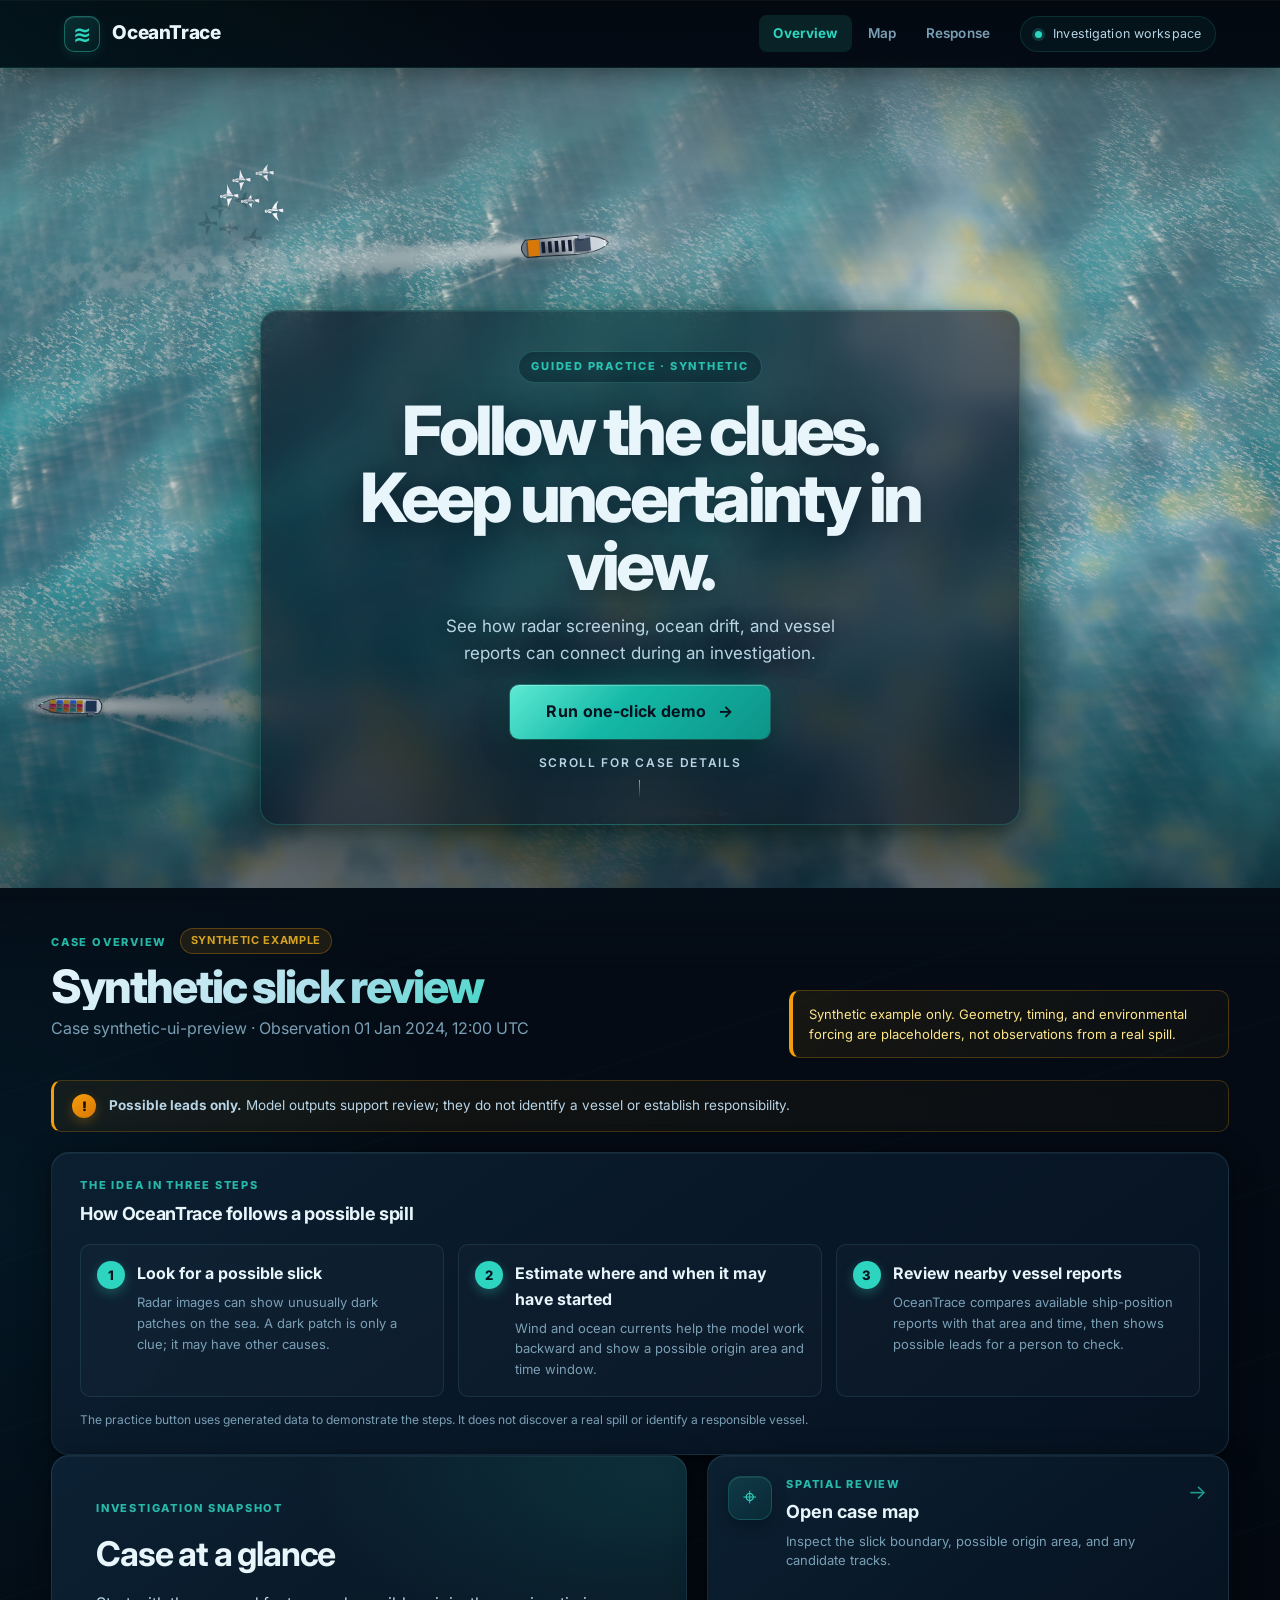
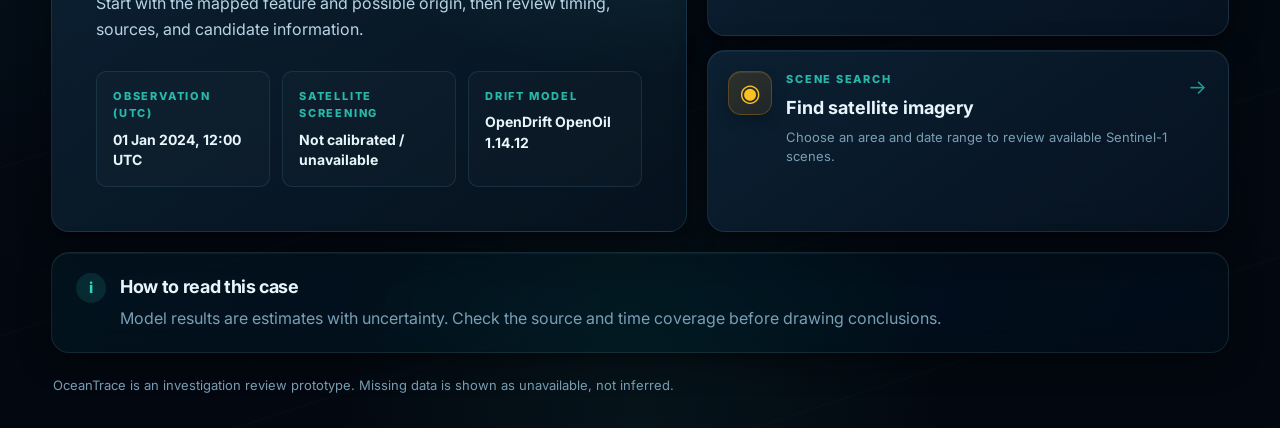
<file: frontend/index.html>
<!doctype html>
<html lang="en">
  <head>
    <meta charset="utf-8">
    <meta name="viewport" content="width=device-width, initial-scale=1">
    <meta name="theme-color" content="#0b2236">
    <title>OceanTrace | Case overview</title>
    <link rel="stylesheet" href="styles.css?v=15">
  </head>
  <body class="overview-page">
    <div class="ambient-globe" aria-hidden="true"><div class="globe-shell"><div class="globe-texture"></div></div></div>
    <a class="skip-link" href="#case-details">Skip to case overview</a>
    <header class="topbar">
      <a class="brand" href="index.html" aria-label="OceanTrace case overview"><span class="brand-mark" aria-hidden="true">≋</span><span>OceanTrace</span></a>
      <nav class="top-nav" aria-label="Main navigation">
        <a class="nav-active" aria-current="page" href="index.html">Overview</a>
        <a data-case-link href="map.html">Map</a>
        <a href="cleanup-workflow.html?mode=demo">Response</a>
      </nav>
      <div class="header-context"><span class="status-dot" aria-hidden="true"></span> Investigation workspace</div>
    </header>

    <section class="overview-hero" aria-label="Synthetic ocean scene">
      <canvas id="overview-hero-canvas" aria-hidden="true"></canvas>
      <div class="overview-hero-veil" aria-hidden="true"></div>
      <div class="overview-hero-overlay">
        <span class="eyebrow overview-hero-tag">GUIDED PRACTICE · SYNTHETIC</span>
        <p class="overview-hero-title">Follow the clues.<br>Keep uncertainty in view.</p>
        <p class="overview-hero-copy">See how radar screening, ocean drift, and vessel reports can connect during an investigation.</p>
        <a class="primary-button overview-hero-cta" href="map.html?demo=1">Run one-click demo <span aria-hidden="true">→</span></a>
        <a class="overview-hero-scroll" href="#case-details">Scroll for case details</a>
      </div>
    </section>

    <main class="page-shell overview-shell" id="case-details">
      <section class="case-heading overview-heading" aria-labelledby="case-title">
        <div class="case-heading-text">
          <div class="eyebrow">CASE OVERVIEW <span id="case-badge" class="badge">Loading</span></div>
          <h1 id="case-title">Loading case…</h1>
          <p id="case-subtitle" class="muted">Preparing case information</p>
        </div>
        <div id="case-notice" class="case-notice" role="note" hidden></div>
      </section>

      <p class="leads-banner" role="note"><span class="leads-icon" aria-hidden="true">!</span><span><strong>Possible leads only.</strong> Model outputs support review; they do not identify a vessel or establish responsibility.</span></p>

      <section class="panel plain-language-panel" aria-labelledby="workflow-title">
        <div class="eyebrow">THE IDEA IN THREE STEPS</div>
        <h2 id="workflow-title">How OceanTrace follows a possible spill</h2>
        <div class="plain-steps">
          <article><span>1</span><div><strong>Look for a possible slick</strong><p>Radar images can show unusually dark patches on the sea. A dark patch is only a clue; it may have other causes.</p></div></article>
          <article><span>2</span><div><strong>Estimate where and when it may have started</strong><p>Wind and ocean currents help the model work backward and show a possible origin area and time window.</p></div></article>
          <article><span>3</span><div><strong>Review nearby vessel reports</strong><p>OceanTrace compares available ship-position reports with that area and time, then shows possible leads for a person to check.</p></div></article>
        </div>
        <p class="small-note">The practice button uses generated data to demonstrate the steps. It does not discover a real spill or identify a responsible vessel.</p>
      </section>

      <section class="overview-grid" aria-label="Case summary">
        <article class="panel overview-main-card">
          <div class="eyebrow">INVESTIGATION SNAPSHOT</div>
          <h2>Case at a glance</h2>
          <p class="muted">Start with the mapped feature and possible origin, then review timing, sources, and candidate information.</p>
          <div class="overview-stats">
            <div><span class="metric-label">OBSERVATION (UTC)</span><strong id="overview-observed">—</strong></div>
            <div><span class="metric-label">SATELLITE SCREENING</span><strong id="overview-confidence">—</strong></div>
            <div><span class="metric-label">DRIFT MODEL</span><strong id="overview-model">—</strong></div>
          </div>
        </article>
        <div class="overview-links">
          <a class="destination-card map-destination" data-case-link href="map.html">
            <span class="destination-icon" aria-hidden="true">⌖</span>
            <span><span class="eyebrow">SPATIAL REVIEW</span><strong>Open case map</strong><span class="muted">Inspect the slick boundary, possible origin area, and any candidate tracks.</span></span>
            <span class="destination-arrow" aria-hidden="true">→</span>
          </a>
          <a class="destination-card" data-case-link href="map.html#upload-title">
            <span class="destination-icon satellite-icon" aria-hidden="true">◉</span>
            <span><span class="eyebrow">SCENE SEARCH</span><strong>Find satellite imagery</strong><span class="muted">Choose an area and date range to review available Sentinel-1 scenes.</span></span>
            <span class="destination-arrow" aria-hidden="true">→</span>
          </a>
        </div>
      </section>

      <section class="overview-note panel">
        <div class="note-symbol" aria-hidden="true">i</div>
        <div><h2>How to read this case</h2><p id="overview-note-text" class="muted">Model results are estimates with uncertainty. Check the source and time coverage before drawing conclusions.</p></div>
      </section>
      <footer class="page-footer">OceanTrace is an investigation review prototype. Missing data is shown as unavailable, not inferred.</footer>
    </main>
    <script src="case-data.js?v=3"></script>
    <script src="overview-hero.js?v=10"></script>
    <script src="overview.js"></script>
  </body>
</html>
</file>
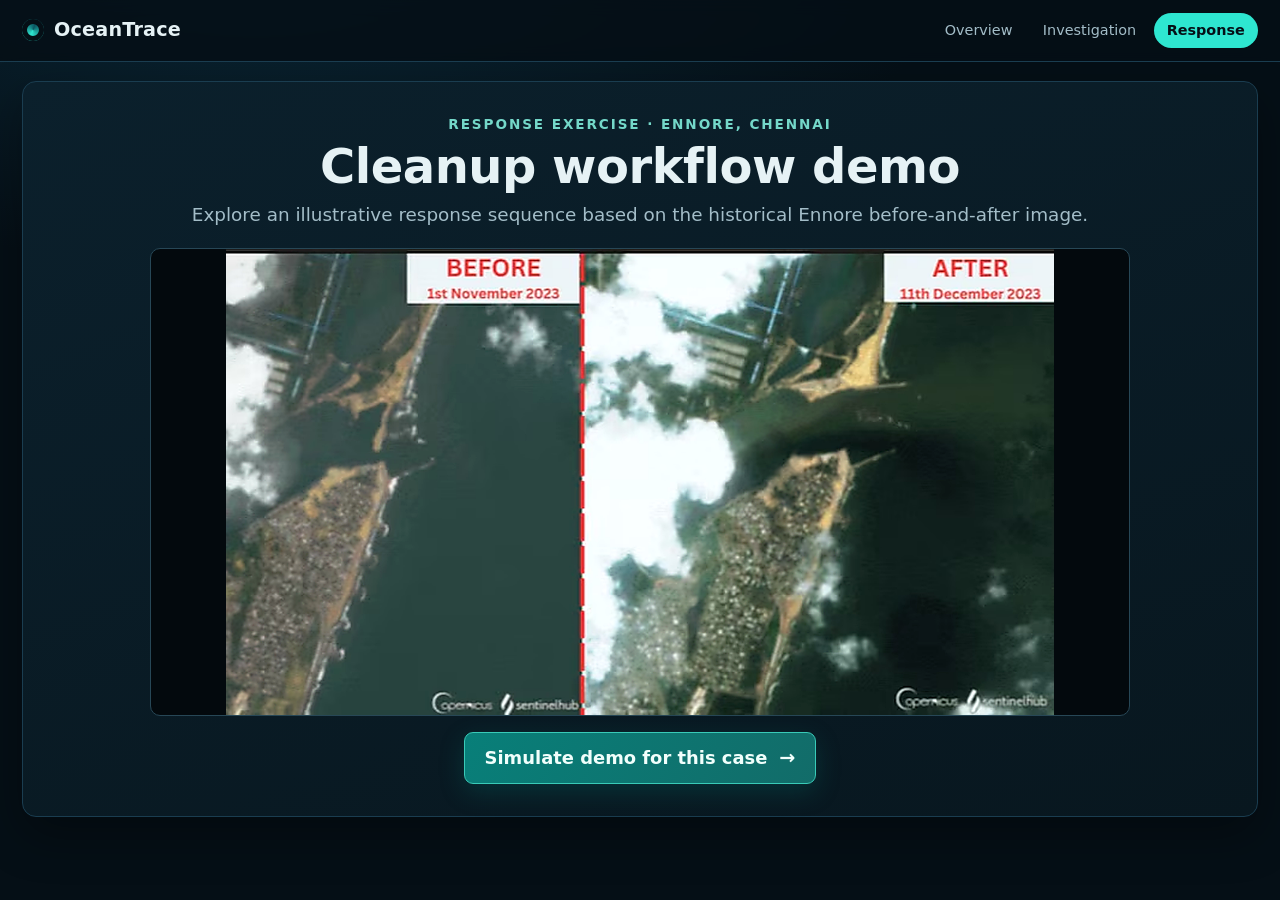
<file: frontend/cleanup-workflow.html>
<!doctype html>
<html lang="en">
<head>
<meta charset="utf-8">
<meta name="viewport" content="width=device-width, initial-scale=1">
<title>OceanTrace · Response exercise · Ennore, Chennai</title>
<link rel="stylesheet" href="cleanup-workflow.css?v=readability-7">
</head>
<body>
<a class="skip" href="#guide">Skip to the guided steps</a>

<header class="top">
  <div class="brand"><span class="mark" aria-hidden="true"></span>OceanTrace</div>
  <nav aria-label="Primary">
    <!-- Adjust these hrefs if your Overview / Investigation files are named differently -->
    <a href="index.html">Overview</a>
    <a href="investigation.html">Investigation</a>
    <a href="cleanup-workflow.html" aria-current="page">Response</a>
  </nav>
</header>

<main class="layout">
  <section class="demo-intro" aria-labelledby="demo-title">
    <div class="intro-copy"><div class="eyebrow">RESPONSE EXERCISE · ENNORE, CHENNAI</div><h1 id="demo-title">Cleanup workflow demo</h1><p>Explore an illustrative response sequence based on the historical Ennore before-and-after image.</p></div>
    <img class="comparison-image" src="ennore-oil-spill-enhanced.png" alt="Satellite comparison of Ennore, Chennai, before the oil spill on 1 November 2023 and after the spill on 11 December 2023">
    <button type="button" class="launch-demo" id="launch-demo">Simulate demo for this case <span aria-hidden="true">→</span></button>
  </section>
  <div class="simulation-workspace" id="simulation-workspace" hidden>
  <!-- ============ SCENE ============ -->
  <section class="scene-card" aria-label="Simulated scene">
    <div class="scene-head">
      <h2>Ennore · Chennai · Response exercise</h2>
      <div class="chips">
        <span class="chip">Historical photo reference</span>
        <span class="chip warn">Illustrative scenario</span>
      </div>
    </div>

    <div class="scene" id="scene" data-step="0">
      <img id="photo" src="ennore-2023-scene.png" alt="Sentinel-2 satellite photo of the Ennore coast, Chennai, 11 December 2023, after the oil spill. Dark water east of the spit appears to contain oil.">
      <canvas id="map-canvas" width="618" height="606" aria-hidden="true"></canvas>

      <svg id="scene-svg" viewBox="0 0 618 606" preserveAspectRatio="none" role="group" aria-label="Interactive overlay: estimated slick boundary, assumed flow, boom and equipment">
        <defs>
          <filter id="goo" x="-10%" y="-10%" width="120%" height="120%"><feGaussianBlur stdDeviation="4" result="b"/><feColorMatrix in="b" values="1 0 0 0 0  0 1 0 0 0  0 0 1 0 0  0 0 0 20 -9"/></filter>
        </defs>
        <g id="g-oil"></g>
        <g id="g-out"></g>
        <g id="g-flow"></g>
        <g id="g-boom"></g>
        <g id="g-eq"></g>
      </svg>

      <div class="badge" id="badge"></div>

      <div class="compass" id="compass" aria-hidden="true">
        <svg viewBox="-30 -30 60 60" width="64" height="64">
          <circle r="26" class="c-ring"/>
          <text y="-15" class="c-n" text-anchor="middle">N</text>
          <g id="compass-arrow"><path d="M0,-18 L6,8 L0,3 L-6,8 Z" class="c-arrow"/></g>
        </svg>
        <span>Drift (assumed)</span>
      </div>

      <div class="inset" id="inset">
        <svg viewBox="0 0 220 130" role="img" aria-label="Cutaway of a floating boom: float above the waterline, skirt and ballast chain below. Not to scale.">
          <defs><linearGradient id="wg" x1="0" y1="0" x2="0" y2="1"><stop offset="0" stop-color="#1c6f7c"/><stop offset="1" stop-color="#06222e"/></linearGradient></defs>
          <rect width="220" height="130" fill="#071a24"/>
          <rect y="48" width="220" height="82" fill="url(#wg)"/>
          <path d="M0 48 Q14 43 28 48 T56 48 T84 48 T112 48 T140 48 T168 48 T196 48 T224 48" fill="none" stroke="#8ff3e6" stroke-width="1.5"/>
          <ellipse cx="38" cy="52" rx="22" ry="3.5" fill="#050a0d" opacity=".85"/>
          <rect x="96" y="36" width="42" height="20" rx="10" fill="#35e0cf" stroke="#05383a" stroke-width="1.5"/>
          <path d="M104 40 H130" stroke="#bdfaf3" stroke-width="1.5" opacity=".7"/>
          <path d="M117 56 V104" stroke="#d7e4ea" stroke-width="1" stroke-dasharray="2 2"/>
          <path d="M117 56 H122 V102 H117 Z" fill="#0a3a48" stroke="#59d3c6" stroke-width="1"/>
          <circle cx="119" cy="108" r="2.5" fill="#d7e4ea"/><circle cx="119" cy="114" r="2.5" fill="#d7e4ea"/><circle cx="119" cy="120" r="2.5" fill="#d7e4ea"/>
          <text x="146" y="34" class="in-t">Float (freeboard above water)</text>
          <text x="146" y="82" class="in-t">Skirt below the waterline</text>
          <text x="146" y="122" class="in-t">Ballast chain</text>
          <text x="6" y="16" class="in-t">Oil side →</text>
          <text x="6" y="126" class="in-t dim">Cutaway · not to scale</text>
        </svg>
      </div>

      <div class="attrib">Source imagery: Copernicus Sentinel / Sentinel Hub · 11 Dec 2023 (after) · Historical photo, not live</div>
    </div>

    <div class="scene-foot">
      <div class="seg" role="group" aria-label="Base layer">
        <button type="button" class="seg-btn on" data-base="map" aria-pressed="true">Map-style render</button>
        <button type="button" class="seg-btn" data-base="photo" aria-pressed="false">Source photo</button>
      </div>
      <p class="note" id="map-note">Map-style render is generated in your browser from the photo’s colours. It is a visual aid, not survey data.</p>
      <ul class="legend" aria-label="Legend">
        <li><svg width="30" height="12"><line x1="1" y1="6" x2="29" y2="6" class="lg-out"/></svg>Estimated slick boundary</li>
        <li><svg width="30" height="12"><line x1="1" y1="6" x2="22" y2="6" class="lg-flow"/><path d="M22 1 L29 6 L22 11Z" fill="#2ee6d0"/></svg>Assumed flow</li>
        <li><svg width="30" height="12"><rect x="1" y="2" width="12" height="8" rx="4" fill="#35e0cf" stroke="#05383a"/><rect x="16" y="2" width="12" height="8" rx="4" fill="#35e0cf" stroke="#05383a"/></svg>Boom (flexible barrier)</li>
        <li><svg width="18" height="16"><rect x="1" y="2" width="16" height="12" rx="3" fill="#8fd0ff" stroke="#05263a"/><text x="9" y="12" text-anchor="middle" font-size="10" font-weight="700" fill="#05263a">S</text></svg>Skimmer</li>
        <li><svg width="18" height="16"><circle cx="9" cy="8" r="7" fill="#d6a6ff" stroke="#2a0f45"/><text x="9" y="12" text-anchor="middle" font-size="10" font-weight="700" fill="#2a0f45">A</text></svg>Sorbent</li>
      </ul>
    </div>
  </section>

  <!-- ============ GUIDE ============ -->
  <aside class="guide" id="guide" aria-label="Guided steps">
    <p class="disclaimer"><strong>Educational simulation.</strong> Built on a historical photo. It is not a reconstruction of the real response, not an operational plan, and does not direct responders. Nothing here is sent to any agency.</p>

    <ol class="stepper" id="stepper">
      <li><button type="button" data-go="0" aria-label="Step 1: Mark the apparent slick"><b>1</b><span>Slick</span></button></li>
      <li><button type="button" data-go="1" aria-label="Step 2: Set water movement"><b>2</b><span>Flow</span></button></li>
      <li><button type="button" data-go="2" aria-label="Step 3: Simulate containment booms"><b>3</b><span>Booms</span></button></li>
      <li><button type="button" data-go="3" aria-label="Step 4: Position skimmers and sorbents"><b>4</b><span>Recovery</span></button></li>
      <li><button type="button" data-go="4" aria-label="Step 5: Replay the illustrative cleanup"><b>5</b><span>Replay</span></button></li>
    </ol>
    <div class="progress" aria-hidden="true"><i id="progress-bar"></i></div>

    <!-- STEP 1 -->
    <section class="panel" data-panel="0" aria-labelledby="h0">
      <h2 id="h0">Step 1 · Mark the apparent slick</h2>
      <div class="tags"><span class="tag photo">Photo reference</span><span class="tag assume">Your estimate</span></div>
      <p>The dark shaded area inside the dotted amber line is an <strong>estimated visual outline</strong> of the water that appears to contain oil, drawn over a map-style version of the photo. Drag the handles to reshape it, or focus a handle and use the arrow keys.</p>
      <p class="fine">This is a visual estimate from a low-resolution photo. It is not automated or validated oil detection and not a measured spill boundary.</p>
      <div class="row"><button type="button" class="btn" id="reset-out">Reset boundary</button></div>
    </section>

    <!-- STEP 2 -->
    <section class="panel" data-panel="1" aria-labelledby="h1" hidden>
      <h2 id="h1">Step 2 · Set water movement</h2>
      <div class="tags"><span class="tag assume">Assumed value</span><span class="tag sim">Illustrative arrows</span></div>
      <p>The arrows sit at the <strong>leading edge</strong> of the patch and show where surface oil could be pushed next. Wind and current are combined into one <strong>assumed</strong> drift. It is not a measurement from Ennore in December 2023. The image is assumed north-up.</p>
      <div class="ctl"><label for="drift-dir">Assumed drift direction (wind + current)</label><output id="o-dir" for="drift-dir"></output>
        <input type="range" id="drift-dir" min="0" max="359" step="1" value="285"></div>
      <p class="fine">Drift speed is held at an assumed 0.4 kn. Actual movement depends on local tide, current, wind, bathymetry, shoreline geometry and weather.</p>
    </section>

    <!-- STEP 3 -->
    <section class="panel" data-panel="2" aria-labelledby="h2" hidden>
      <h2 id="h2">Step 3 · Simulate containment booms</h2>
      <div class="tags"><span class="tag sim">Boom placement example</span></div>
      <p>A <strong>flexible floating boom</strong> is laid around the entire edge of the apparent patch. It is made of linked sections with connectors and a skirt below the waterline (see the cutaway). Placement is automatic and follows your outline from Step 1.</p>
      <p class="fine"><strong>Booms contain or deflect surface oil; they do not remove it.</strong> A full enclosure is rarely practical in real conditions. Suitability depends on current speed, waves, freeboard, skirt depth, anchoring, deployment angle and safe access. This layout is not proven effective or safe.</p>
    </section>

    <!-- STEP 4 -->
    <section class="panel" data-panel="3" aria-labelledby="h3" hidden>
      <h2 id="h3">Step 4 · Position skimmers and sorbents</h2>
      <div class="tags"><span class="tag sim">Equipment layout</span></div>
      <p><strong>Skimmers (S)</strong> and <strong>sorbents (A)</strong> are placed at the <strong>front end</strong> of the patch, in the direction of drift, so oil is recovered as it arrives instead of being pushed onward. Skimmers recover surface oil into temporary storage. Sorbents absorb small patches and must themselves be recovered as contaminated waste. Booms only contain; these recover.</p>
      <p class="fine">You can drag a marker, or focus it and use the arrow keys, to try another position. Dispersants are not part of this exercise: they move oil droplets into the water column, can increase underwater exposure, and depend on oil type, conditions, ecological trade-offs and approval by the competent authority.</p>
      <div class="row"><button type="button" class="btn" id="reset-eq">Reset to front end</button></div>
    </section>

    <!-- STEP 5 -->
    <section class="panel" data-panel="4" aria-labelledby="h4" hidden>
      <h2 id="h4">Step 5 · Replay the illustrative cleanup</h2>
      <div class="tags"><span class="tag sim">Cleanup replay</span></div>
      <div class="row">
        <button type="button" class="btn primary" id="play">Play</button>
        <button type="button" class="btn" id="replay">Replay</button>
      </div>
      <div class="ctl"><label for="scrub">Replay progress</label>
        <input type="range" id="scrub" min="0" max="299" step="1" value="0"></div>
      <fieldset class="uses"><legend>Include in replay</legend>
        <label class="check"><input type="checkbox" id="use-boom" checked> Boom</label>
        <label class="check"><input type="checkbox" id="use-skim" checked> Skimmers</label>
        <label class="check"><input type="checkbox" id="use-sorb" checked> Sorbents</label>
      </fieldset>
      <p class="status" id="status" aria-live="polite"></p>
      <p class="fine">The dark patch shrinking is a <strong>conceptual metaphor for recovery</strong>. No removal amounts, rates or effectiveness are modelled or implied, and some oil may escape or reach shore in any layout.</p>
    </section>

    <div class="nav">
      <button type="button" class="btn" id="prev">Back</button>
      <button type="button" class="btn primary" id="next">Next</button>
    </div>
    <div class="row resets"><button type="button" class="btn ghost" id="reset-all">Reset entire exercise</button></div>
    <div class="sr" id="live" aria-live="polite"></div>
  </aside>
  <section class="india-workflow" aria-labelledby="india-workflow-title">
    <div class="workflow-heading"><div><div class="eyebrow">INDIA · COORDINATION OVERVIEW</div><h2 id="india-workflow-title">Who does what in an Ennore response?</h2></div><span class="workflow-tag">REFERENCE ONLY · NO CONTACTS MADE</span></div>
    <p class="workflow-intro">For an incident affecting Ennore, Tamil Nadu, the responsible lead depends on whether the spill is offshore, inside port limits, near an oil-handling facility, or on the shoreline. The National Oil Spill Disaster Contingency Plan (NOSDCP) provides the coordination framework.</p>
    <div class="alert-action-row" id="alert-action-row">
      <div><b>Need to coordinate a response?</b><span>Prepare a location-based agency notice for review.</span></div>
      <button type="button" class="btn primary" id="prepare-alert">Prepare agency alert</button>
    </div>
    <div class="workflow-table-wrap"><table class="workflow-table"><thead><tr><th scope="col">Agency / organization</th><th scope="col">Role in the response workflow</th></tr></thead><tbody>
      <tr><th scope="row"><a href="https://indiancoastguard.gov.in/marine-environment" target="_blank" rel="noreferrer">Indian Coast Guard (ICG)</a><small>Central Coordinating Authority under NOSDCP</small></th><td>Coordinates marine oil-spill preparedness and response in India’s maritime zones. Supports pollution response and coordination with state, district, port, and other agencies.</td></tr>
      <tr><th scope="row"><a href="https://oosa.incois.gov.in/" target="_blank" rel="noreferrer">ESSO-INCOIS · OOSA</a><small>Oil-spill trajectory advisory</small></th><td>Provides oil-spill trajectory and movement advisories to support responders’ planning, including where oil may drift and which areas may need attention.</td></tr>
      <tr><th scope="row">Tamil Nadu Government, district administration &amp; TNPCB<small>State and local coordination</small></th><td>Coordinates district and local administration, shoreline protection and cleanup when oil threatens or reaches the coast; brings in relevant environmental, emergency, fisheries, and conservation resources.</td></tr>
      <tr><th scope="row">Relevant port authority &amp; oil-handling facility<small>Jurisdiction-specific response</small></th><td>Leads or carries out pollution response within its applicable port or facility jurisdiction and provides local vessels, equipment, trained personnel, and contingency-plan resources. Confirm the responsible operator for the exact site.</td></tr>
      <tr><th scope="row">Local bodies, fisheries groups &amp; coastal responders<small>Shoreline support</small></th><td>Support local reporting, access coordination, shoreline observation, community communication, and cleanup under the direction of the competent incident authority.</td></tr>
      <tr><th scope="row">Indian Navy / Indian Air Force<small>Support when requested</small></th><td>May provide aerial surveillance, logistics, transport, or communications support through the national coordination process when requested.</td></tr>
    </tbody></table></div>
    <p class="workflow-caveat">This is a simplified educational summary, not an incident command chart. Specific responsibilities depend on the spill location and applicable contingency plans. <a href="https://indiancoastguard.gov.in/WriteReadData/bookpdf/201512281221565793127NOSDCPCGBR771.pdf" target="_blank" rel="noreferrer">NOSDCP reference ↗</a></p>
  </section>
  <section class="alert-preview" id="alert-preview" aria-labelledby="alert-preview-title" hidden>
    <div class="alert-head"><div><div class="eyebrow">LOCATION-BASED COORDINATION</div><h2 id="alert-preview-title">Agency alert workflow</h2></div><span class="alert-priority">INFORMATION ONLY · HISTORICAL SPILL EXERCISE</span></div>
    <p class="alert-disclaimer">Exercise only. The supplied image is not georeferenced and has no verified coordinates. Confirm a scenario location below; this workflow simulates routing and acknowledgements locally and never contacts real agencies.</p>
    <div class="incident-brief" aria-label="Exercise incident summary">
      <div class="brief-top"><b>EXERCISE NOTICE <span>EX-ENNORE-01</span></b><span class="brief-unverified">HISTORICAL SPILL SCENARIO</span></div>
      <div class="brief-facts"><div><small>AREA</small><b>Ennore coast · Chennai, Tamil Nadu</b></div><div><small>OBSERVATION SOURCE</small><b>Supplied comparison image · 11 Dec 2023 panel</b></div><div><small>LOCATION PRECISION</small><b>Locality only · no GPS coordinates</b></div><div><small>EXERCISE BASIS</small><b>Historical spill image · simulated response</b></div></div>
      <p id="brief-tactics">Response scenario details load from the simulator when you prepare the notice.</p>
    </div>
    <div class="alert-setup">
      <fieldset class="alert-location"><legend>1 · Confirm exercise location</legend><label class="check"><input type="checkbox" id="confirm-ennore"> I confirm this exercise represents the Ennore coast, Chennai, Tamil Nadu</label><small>Location comes from the exercise context. The supplied photo is not georeferenced, so it does not provide coordinates.</small></fieldset>
      <fieldset class="alert-recipients"><legend>2 · Route to relevant groups</legend>
        <label><input type="checkbox" class="alert-recipient" value="icg" checked><span><b>Indian Coast Guard</b><small>Why: central marine spill coordination · Ask: verify the lead and advise on marine response coordination.</small></span></label>
        <label><input type="checkbox" class="alert-recipient" value="state" checked><span><b>Tamil Nadu / district authorities</b><small>Why: potential shoreline exposure · Ask: confirm local jurisdiction and shoreline monitoring needs.</small></span></label>
        <label><input type="checkbox" class="alert-recipient" value="port" checked><span><b>Relevant port / oil-handling facility</b><small>Why: nearby facility or port may be relevant · Ask: verify exact jurisdiction and available response resources.</small></span></label>
        <label><input type="checkbox" class="alert-recipient" value="incois" checked><span><b>ESSO-INCOIS · OOSA</b><small>Why: trajectory advisory support · Ask: review possible movement when verified location and conditions are available.</small></span></label>
      </fieldset>
    </div>
    <div class="alert-message-wrap"><label>3 · Review the notice collected from this simulation</label>
      <div class="notice-simulation" id="notice-simulation" aria-live="polite"></div>
      <textarea id="alert-message" rows="8" readonly hidden aria-hidden="true"></textarea>
    </div>
    <button type="button" class="btn primary" id="send-demo-alert" disabled>Simulate alert routing</button>
    <div class="alert-timeline" id="alert-timeline" aria-label="Alert workflow status"></div>
    <div id="alert-delivery" class="alert-delivery" aria-live="polite" hidden></div>
    <p class="alert-live-note"><b>Real incidents:</b> Sending requires verified coordinates, confirmed jurisdiction, official recipient contacts, and authorized approval. This demo does not send email, SMS, or agency notifications.</p>
  </section>
  </div>
</main>

<script src="cleanup-workflow.js?v=alert-visual-6"></script>
</body>
</html>
</file>
<file: frontend/styles.css>
/* ============================================================
   OceanTrace — Refined Design System
   Deep-ocean palette · Glass panels · Harmonic accent colours
   ============================================================ */

@import url('https://fonts.googleapis.com/css2?family=Inter:wght@300;400;500;600;700;800;900&display=swap');

/* ─── Design Tokens ──────────────────────────────────────── */
:root {
  color-scheme: dark;

  /* Core palette */
  --ink:        #e8f5fb;
  --ink-soft:   #b8d4e5;
  --muted:      #7a9fb5;
  --line:       rgb(100 180 210 / 14%);
  --surface:    rgb(10 28 44 / 92%);
  --canvas:     #050e18;
  --deep:       #03090f;

  /* Brand accent — teal/cyan */
  --sea:        #2dd4bf;
  --sea-mid:    #14b8a6;
  --sea-dark:   #0d9488;
  --foam:       rgb(45 212 191 / 10%);

  /* Warm amber accent */
  --slick:      #f59e0b;
  --slick-soft: rgb(245 158 11 / 12%);
  --slick-light: #fef3c7;

  /* Utility */
  --focus:      #5eead4;
  --red:        #f43f5e;
  --red-soft:   rgb(244 63 94 / 12%);

  /* Geometry */
  --radius:     18px;
  --radius-sm:  10px;

  /* Shadows */
  --shadow-sm:  0 2px 8px rgb(0 0 0 / 30%), inset 0 1px 0 rgb(255 255 255 / 4%);
  --shadow:     0 8px 32px rgb(0 0 0 / 40%), 0 2px 8px rgb(0 0 0 / 30%), inset 0 1px 0 rgb(255 255 255 / 5%);
  --shadow-lg:  0 20px 60px rgb(0 0 0 / 55%), 0 4px 16px rgb(0 0 0 / 35%), inset 0 1px 0 rgb(255 255 255 / 6%);
  --glow-sea:   0 0 40px rgb(45 212 191 / 15%), 0 0 80px rgb(45 212 191 / 7%);
  --glow-amber: 0 0 30px rgb(245 158 11 / 18%);
}

/* ─── Reset & Base ───────────────────────────────────────── */
*, *::before, *::after { box-sizing: border-box; }
html {
  scroll-behavior: smooth;
  scroll-padding-top: 84px;
}
body {
  margin: 0;
  isolation: isolate;
  background: var(--canvas);
  color: var(--ink);
  font-family: 'Inter', ui-sans-serif, system-ui, -apple-system, 'Segoe UI', sans-serif;
  font-size: 16px;
  line-height: 1.6;
  -webkit-font-smoothing: antialiased;
  -moz-osx-font-smoothing: grayscale;
}

/* Multi-layer ocean background */
body {
  background:
    radial-gradient(ellipse 70% 50% at 80% -10%, rgb(13 148 136 / 18%), transparent 65%),
    radial-gradient(ellipse 50% 40% at 0% 60%,  rgb(6  78 106 / 18%), transparent 70%),
    radial-gradient(ellipse 40% 30% at 50% 100%, rgb(45 212 191 / 6%), transparent 60%),
    repeating-linear-gradient(
      162deg,
      transparent 0 80px,
      rgb(45 212 191 / 1.5%) 81px 82px,
      transparent 83px 160px
    ),
    linear-gradient(180deg, #060f18 0%, #040b14 50%, #030810 100%);
}

/* Subtle animated star-field / noise texture overlay */
body::before {
  content: "";
  position: fixed;
  z-index: -2;
  inset: 0;
  pointer-events: none;
  opacity: 0.5;
  background:
    radial-gradient(ellipse 120% 80% at 75% -5%, rgb(20 184 166 / 14%), transparent 55%),
    radial-gradient(ellipse 60% 50% at 10% 80%,  rgb(8  88 124 / 18%), transparent 60%),
    url("ocean-background.jpg") center 52% / cover no-repeat;
  filter: brightness(0.18) saturate(1.4);
  animation: ocean-drift 32s ease-in-out infinite alternate;
}
@keyframes ocean-drift {
  to { transform: translate3d(-1%, -0.5%, 0) scale(1.02); }
}

/* Animated grid-line shimmer */
body::after {
  content: "";
  position: fixed;
  z-index: -1;
  inset: 0;
  pointer-events: none;
  opacity: 0.06;
  background:
    repeating-linear-gradient(0deg,   transparent 0 39px, rgb(45 212 191 / 40%) 40px),
    repeating-linear-gradient(90deg,  transparent 0 79px, rgb(45 212 191 / 20%) 80px);
  mask-image: radial-gradient(ellipse 100% 100% at 50% 50%, black 20%, transparent 80%);
}

/* ─── Animated Globe ─────────────────────────────────────── */
.ambient-globe {
  position: fixed;
  z-index: -1;
  top: clamp(90px, 14vh, 160px);
  right: clamp(-130px, -4vw, -20px);
  width: clamp(260px, 30vw, 420px);
  aspect-ratio: 1;
  opacity: 0.5;
  pointer-events: none;
  filter: blur(0.3px);
}
.globe-shell {
  position: relative;
  width: 100%;
  height: 100%;
  overflow: hidden;
  border-radius: 50%;
  isolation: isolate;
  background: #04111e;
  box-shadow:
    0 0 0 1px rgb(45 212 191 / 30%),
    0 0 24px 6px  rgb(45 212 191 / 22%),
    0 0 70px 18px rgb(13 148 136 / 14%),
    inset -30px -6px 50px rgb(0 5 15 / 88%);
  animation: globe-float 14s ease-in-out infinite;
}
.globe-texture {
  position: absolute;
  inset: 0;
  border-radius: inherit;
  background-image: url("nasa-blue-marble.jpg");
  background-repeat: repeat-x;
  background-size: 200% 100%;
  background-position: 0 50%;
  filter: saturate(1.2) brightness(0.85) contrast(1.1) hue-rotate(4deg);
  animation: globe-turn 60s linear infinite;
}
.globe-shell::before {
  content: "";
  position: absolute;
  z-index: 1;
  inset: 0;
  border-radius: inherit;
  background:
    radial-gradient(ellipse at 32% 25%, rgb(255 255 255 / 18%), transparent 12%),
    radial-gradient(ellipse at 72% 55%, transparent 26%, rgb(1 10 24 / 28%) 60%, rgb(0 6 18 / 90%) 100%),
    linear-gradient(118deg, rgb(45 212 191 / 20%), transparent 30%, transparent 70%, rgb(0 8 22 / 55%));
  box-shadow:
    inset 10px 8px 28px rgb(200 255 245 / 14%),
    inset -22px -10px 40px rgb(0 5 20 / 80%);
}
.globe-shell::after {
  content: "";
  position: absolute;
  z-index: 2;
  top: -1%; left: -1%;
  width: 102%; height: 102%;
  border: 1px solid rgb(45 212 191 / 40%);
  border-radius: 50%;
  box-shadow: inset 0 0 16px rgb(45 212 191 / 25%);
}
@keyframes globe-float {
  0%, 100% { transform: rotateY(-8deg) rotateX(3deg) translateY(0); }
  50%       { transform: rotateY(-4deg) rotateX(1deg) translateY(-10px); }
}
@keyframes globe-turn { to { background-position: 100% 50%; } }

/* ─── Typography ─────────────────────────────────────────── */
h1, h2, h3, h4, p { margin-top: 0; }
h1 {
  margin: 8px 0 6px;
  font-size: clamp(28px, 3.6vw, 46px);
  font-weight: 800;
  letter-spacing: -0.045em;
  line-height: 1.06;
  overflow-wrap: anywhere;
  background: linear-gradient(135deg, #e8f5fb 0%, #a8dde9 60%, var(--sea) 100%);
  -webkit-background-clip: text;
  background-clip: text;
  -webkit-text-fill-color: transparent;
}
h2 {
  margin-bottom: 4px;
  font-size: 18px;
  font-weight: 700;
  letter-spacing: -0.02em;
  color: var(--ink);
}
h3 { margin-bottom: 0; font-size: 14px; font-weight: 650; }
.muted { color: var(--muted); }

/* ─── Accessibility ──────────────────────────────────────── */
:focus-visible {
  outline: 2px solid var(--sea);
  outline-offset: 3px;
  border-radius: 6px;
}
.topbar :focus-visible { outline-color: var(--sea); }

.skip-link {
  position: absolute; z-index: 2000; top: 8px; left: 8px;
  padding: 10px 14px; border-radius: 8px;
  background: var(--sea); color: #03090f;
  font-weight: 700; text-decoration: none;
  transform: translateY(-160%);
  transition: transform 0.2s;
}
.skip-link:focus { transform: none; }

/* ─── Top Bar ────────────────────────────────────────────── */
.topbar {
  position: sticky; z-index: 1500; top: 0;
  display: flex; align-items: center; justify-content: space-between; gap: 16px;
  height: 68px; padding: 0 clamp(16px, 5vw, 72px);
  color: var(--ink);
  background:
    linear-gradient(90deg, rgb(3 148 136 / 8%) 0%, transparent 40%),
    linear-gradient(180deg, rgb(3 9 16 / 98%), rgb(4 11 20 / 96%));
  border-bottom: 1px solid rgb(45 212 191 / 12%);
  box-shadow:
    0 4px 24px rgb(0 0 0 / 40%),
    0 1px 0 rgb(45 212 191 / 8%),
    inset 0 1px 0 rgb(255 255 255 / 3%);
  backdrop-filter: blur(20px) saturate(1.8);
}

.brand {
  display: inline-flex; align-items: center; gap: 12px;
  color: inherit; font-size: 19px; font-weight: 800;
  letter-spacing: -0.01em; text-decoration: none;
}
.brand-mark {
  display: grid; width: 36px; height: 36px; place-items: center;
  border: 1px solid rgb(45 212 191 / 40%);
  border-radius: 10px;
  color: var(--sea);
  background: linear-gradient(145deg, rgb(45 212 191 / 14%), rgb(13 148 136 / 8%));
  font-size: 22px; font-weight: 900; line-height: 1;
  box-shadow: inset 0 1px 0 rgb(255 255 255 / 10%), 0 4px 12px rgb(45 212 191 / 10%);
  transition: box-shadow 0.2s, border-color 0.2s;
}
.brand:hover .brand-mark {
  border-color: rgb(45 212 191 / 70%);
  box-shadow: inset 0 1px 0 rgb(255 255 255 / 12%), var(--glow-sea);
}

.top-nav { display: flex; align-items: center; gap: 2px; margin-left: auto; }
.top-nav a {
  padding: 8px 14px; border-radius: 8px;
  color: var(--muted); font-size: 13.5px; font-weight: 600;
  text-decoration: none;
  transition: background 0.15s, color 0.15s;
  letter-spacing: 0.01em;
}
.top-nav a:hover { background: rgb(45 212 191 / 8%); color: var(--ink); }
.top-nav a.nav-active,
.top-nav a[aria-current="page"] {
  background: rgb(45 212 191 / 12%);
  color: var(--sea);
  font-weight: 700;
}

.header-context {
  padding: 7px 14px;
  border: 1px solid rgb(45 212 191 / 14%);
  border-radius: 999px;
  background: rgb(45 212 191 / 5%);
  color: var(--ink-soft);
  font-size: 12.5px;
  white-space: nowrap;
  letter-spacing: 0.01em;
}
.status-dot {
  display: inline-block; width: 7px; height: 7px;
  margin-right: 7px; border-radius: 50%;
  background: var(--sea);
  box-shadow: 0 0 0 3px rgb(45 212 191 / 20%);
  vertical-align: middle;
}

/* ─── Page Layout ────────────────────────────────────────── */
.page-shell {
  position: relative; z-index: 1;
  max-width: 1560px; margin: 0 auto;
  padding: 40px clamp(16px, 4vw, 64px) 32px;
}

.case-heading {
  display: flex; align-items: flex-end; justify-content: space-between;
  gap: 24px; margin-bottom: 22px;
}
.eyebrow, .metric-label {
  color: var(--sea);
  font-size: 11px; font-weight: 800;
  letter-spacing: 0.16em;
  text-transform: uppercase;
  opacity: 0.85;
}

/* Badges */
.badge {
  display: inline-block; margin-left: 9px;
  padding: 3px 10px;
  border: 1px solid rgb(245 158 11 / 35%);
  border-radius: 999px;
  background: var(--slick-soft);
  color: #fbbf24;
  font-size: 11px; font-weight: 700;
  letter-spacing: 0.06em;
  vertical-align: 2px;
}
.badge.real-case-badge {
  border-color: rgb(45 212 191 / 25%);
  background: rgb(45 212 191 / 8%);
  color: var(--sea);
}

/* ─── Panels (Glass Cards) ───────────────────────────────── */
.panel, .destination-card {
  overflow: hidden;
  border: 1px solid var(--line);
  border-radius: var(--radius);
  background: linear-gradient(145deg, rgb(12 32 50 / 94%), rgb(6 18 32 / 96%));
  box-shadow: var(--shadow);
  backdrop-filter: blur(16px) saturate(1.6);
  transition: border-color 0.25s ease, box-shadow 0.25s ease, transform 0.25s ease;
}
.panel:hover {
  border-color: rgb(45 212 191 / 22%);
  box-shadow: var(--shadow-lg), var(--glow-sea);
}
.panel-heading {
  display: flex; align-items: center; justify-content: space-between; gap: 16px;
  padding: 22px 24px;
}

/* ─── Alerts & Banners ───────────────────────────────────── */
.leads-banner {
  display: flex; align-items: center; gap: 13px;
  margin: 0 0 20px; padding: 13px 18px;
  border: 1px solid rgb(245 158 11 / 22%);
  border-left: 3px solid var(--slick);
  border-radius: var(--radius-sm);
  background: linear-gradient(100deg, rgb(245 158 11 / 7%), rgb(245 158 11 / 3%));
  color: var(--ink-soft); font-size: 13.5px;
  backdrop-filter: blur(8px);
}
.leads-icon {
  display: grid; flex: none; width: 24px; height: 24px;
  place-items: center; border-radius: 50%;
  background: linear-gradient(145deg, var(--slick), #d97706);
  color: #1a0a00; font-size: 13px; font-weight: 900;
  box-shadow: 0 4px 12px rgb(245 158 11 / 25%);
}

.case-notice {
  max-width: 440px; padding: 13px 16px;
  border: 1px solid rgb(245 158 11 / 25%);
  border-left: 4px solid var(--slick);
  border-radius: var(--radius-sm);
  background: linear-gradient(115deg, rgb(245 158 11 / 8%), rgb(245 158 11 / 3%));
  color: #fde68a; font-size: 13px; line-height: 1.55;
}
.case-notice[hidden] { display: none; }

/* ─── Workspace Grid ─────────────────────────────────────── */
.workspace {
  display: grid;
  grid-template-columns: minmax(0, 2.2fr) minmax(320px, 0.8fr);
  gap: 20px; align-items: stretch;
}

/* ─── Map Panel ──────────────────────────────────────────── */
.map-panel {
  display: flex; flex-direction: column;
  min-height: clamp(560px, 74vh, 800px);
}
.map-heading { border-bottom: 1px solid var(--line); }
.map-legend {
  display: flex; flex-wrap: wrap; gap: 8px 18px;
  margin: 0; padding: 0; list-style: none;
  color: var(--ink-soft); font-size: 12.5px;
}
.map-legend li { display: inline-flex; align-items: center; gap: 7px; white-space: nowrap; }
.map-legend li[hidden] { display: none; }
.legend-swatch { width: 14px; height: 14px; border-radius: 4px; }
.legend-swatch.slick   { border: 2px solid var(--slick); background: rgb(245 158 11 / 30%); box-shadow: 0 0 6px rgb(245 158 11 / 25%); }
.legend-swatch.origin  { border: 2px dashed var(--sea); background: rgb(45 212 191 / 15%); }
.legend-swatch.secondary { border: 2px dashed rgb(45 212 191 / 50%); background: rgb(45 212 191 / 8%); }
.legend-swatch.track   { height: 0; border-top: 3px dotted var(--sea); border-radius: 0; background: none; align-self: center; }
.legend-swatch.particles { width: 12px; height: 12px; border: 2px solid rgb(45 212 191 / 60%); border-radius: 50%; background: var(--sea); }

.map-stage {
  position: relative; display: flex; flex: 1; min-height: 420px;
}
#map {
  position: relative; z-index: 0; flex: 1; min-height: 420px;
  background: radial-gradient(ellipse at 50% 40%, #0e3a50, #060f1a 70%, #040a12);
}

.map-overlay-chip, .map-button, .map-message {
  position: absolute; z-index: 500;
}
.map-overlay-chip {
  top: 14px; left: 56px;
  display: flex; align-items: center; gap: 8px;
  padding: 8px 13px;
  border: 1px solid rgb(45 212 191 / 25%);
  border-radius: 9px;
  background: rgb(3 9 16 / 92%);
  color: var(--ink);
  font-size: 11.5px; font-weight: 700; letter-spacing: 0.1em;
  box-shadow: var(--shadow-sm);
  backdrop-filter: blur(12px);
  pointer-events: none;
}
.overlay-icon { color: var(--sea); font-size: 15px; line-height: 1; }

.map-button {
  top: 14px; right: 14px;
  min-height: 38px; padding: 7px 14px;
  border: 1px solid rgb(45 212 191 / 20%);
  border-radius: 8px;
  background: rgb(6 18 32 / 88%);
  color: var(--ink);
  font: inherit; font-size: 13px; font-weight: 650;
  box-shadow: var(--shadow-sm);
  cursor: pointer;
  backdrop-filter: blur(12px);
  transition: background 0.15s, border-color 0.15s;
}
.map-button:hover {
  background: rgb(45 212 191 / 12%);
  border-color: rgb(45 212 191 / 40%);
}

.map-message {
  bottom: 18px; left: 50%;
  max-width: calc(100% - 28px); padding: 10px 16px;
  border: 1px solid var(--line);
  border-radius: 10px;
  background: rgb(6 18 32 / 94%);
  color: var(--ink); font-size: 13px; font-weight: 650;
  text-align: center;
  box-shadow: var(--shadow-sm);
  transform: translateX(-50%);
  backdrop-filter: blur(14px);
}
.map-message[hidden] { display: none; }

.map-footnote {
  margin: 0; padding: 12px 24px;
  border-top: 1px solid var(--line);
  color: var(--muted); font-size: 12.5px;
}

.trajectory-controls {
  display: grid;
  grid-template-columns: auto minmax(200px, 1fr) auto;
  align-items: center; gap: 10px 18px;
  padding: 14px 24px 16px;
  border-top: 1px solid var(--line);
  background: linear-gradient(180deg, rgb(4 14 22 / 85%), rgb(3 9 15 / 90%));
  backdrop-filter: blur(8px);
}
.trajectory-controls[hidden] { display: none; }
.trajectory-scrubber {
  display: grid;
  grid-template-columns: auto minmax(100px, 1fr) auto;
  align-items: center; gap: 10px;
  color: var(--muted); font-size: 12px;
}
.trajectory-scrubber input {
  width: 100%;
  accent-color: var(--sea);
  cursor: pointer;
}
.trajectory-time {
  color: var(--sea);
  font-size: 12px; font-variant-numeric: tabular-nums; text-align: right;
}
.trajectory-note {
  grid-column: 1 / -1; margin: 0;
  color: var(--muted); font-size: 12px;
}
/* Oil drift particles — more realistic dark-oil appearance */
.trajectory-particle {
  stroke: rgb(45 212 191 / 60%);
  stroke-width: 1;
  fill: #1a9e96;
  fill-opacity: 0.82;
  filter: drop-shadow(0 0 3px rgb(45 212 191 / 40%));
}

/* ─── Vessel Icons ───────────────────────────────────────── */
.vessel-icon-container { border: 0; background: transparent; }
.vessel-icon {
  position: relative;
  display: grid; width: 32px; height: 32px; place-items: center;
  border: 2px solid rgb(45 212 191 / 55%);
  border-radius: 50%;
  background: radial-gradient(circle at 35% 35%, #1e9e96, #0a5055 70%);
  box-shadow:
    0 3px 14px rgb(0 0 0 / 65%),
    0 0 0 3px rgb(45 212 191 / 14%),
    0 0 18px rgb(45 212 191 / 18%),
    inset 0 1px 0 rgb(255 255 255 / 20%);
  transition: box-shadow 0.3s;
}
.vessel-icon:hover {
  box-shadow: 0 4px 18px rgb(0 0 0 / 75%), 0 0 0 4px rgb(45 212 191 / 28%), 0 0 28px rgb(45 212 191 / 28%), inset 0 1px 0 rgb(255 255 255 / 22%);
}
.vessel-icon svg { width: 22px; height: 22px; overflow: visible; fill: #e0f7f4; filter: drop-shadow(0 1px 3px rgb(0 0 0 / 65%)); }
.vessel-icon .ship-deck,
.vessel-icon .ship-bridge { fill: none; stroke: #0d5055; stroke-linecap: round; stroke-linejoin: round; stroke-width: 1.6; }
.vessel-icon .ship-wake  { fill: none; stroke: rgb(130 230 218 / 90%); stroke-linecap: round; stroke-width: 1.3; }

/* Vessel heading beam — the directional line extending from vessel */
.vessel-heading-beam {
  position: absolute; top: 50%; left: 50%;
  width: 22px; height: 2px;
  background: linear-gradient(90deg, rgb(45 212 191 / 70%), transparent);
  border-radius: 2px;
  transform-origin: 0 50%;
  pointer-events: none;
}

/* Animated ping on candidate vessels */
@keyframes vessel-ping {
  0%   { transform: scale(0.9); box-shadow: 0 0 0 2px rgb(45 212 191 / 60%), 0 4px 14px rgb(0 0 0 / 60%); }
  50%  { transform: scale(1.08); box-shadow: 0 0 0 5px rgb(45 212 191 / 20%), 0 6px 18px rgb(0 0 0 / 50%); }
  100% { transform: scale(0.9); box-shadow: 0 0 0 2px rgb(45 212 191 / 60%), 0 4px 14px rgb(0 0 0 / 60%); }
}
@media (prefers-reduced-motion: no-preference) {
  .vessel-icon-candidate { animation: vessel-ping 3s ease-in-out infinite; }
}

.vessel-icon-lead, .vessel-icon-candidate { width: 42px; height: 42px; }
.vessel-icon-lead svg, .vessel-icon-candidate svg { width: 28px; height: 28px; }
.vessel-icon-lead {
  background: radial-gradient(circle at 35% 30%, #f87090, #be123c 75%);
  border-color: rgb(244 63 94 / 65%);
  box-shadow:
    0 0 0 4px rgb(244 63 94 / 22%),
    0 0 22px rgb(244 63 94 / 35%),
    0 5px 16px rgb(0 0 0 / 65%);
}
.vessel-icon-lead .ship-wake { stroke: rgb(255 160 170 / 80%); }
.vessel-icon-lead .ship-deck,
.vessel-icon-lead .ship-bridge { stroke: #7a0020; }
.vessel-icon-candidate {
  background: radial-gradient(circle at 35% 30%, #fbbf24, #b45309 75%);
  border-color: rgb(245 158 11 / 65%);
  box-shadow:
    0 0 0 4px rgb(245 158 11 / 22%),
    0 0 20px rgb(245 158 11 / 28%),
    0 5px 16px rgb(0 0 0 / 65%);
}
.vessel-icon-candidate .ship-wake { stroke: rgb(255 220 100 / 80%); }
.vessel-icon-candidate .ship-deck,
.vessel-icon-candidate .ship-bridge { stroke: #6b3000; }
.legend-vessel {
  display: inline-grid; width: 17px; height: 17px;
  place-items: center; border-radius: 50%;
  background: radial-gradient(circle at 35% 35%, #1a9e96, #0a5055);
  box-shadow: inset 0 0 0 1.5px rgb(255 255 255 / 70%);
}
.legend-vessel svg { width: 14px; height: 14px; fill: #e0f7f4; }
.legend-vessel .ship-deck,
.legend-vessel .ship-bridge { fill: none; stroke: #0a4f50; stroke-linecap: round; stroke-linejoin: round; stroke-width: 1.8; }
.legend-vessel .ship-wake   { fill: none; stroke: rgb(45 212 191 / 80%); stroke-linecap: round; stroke-width: 1.2; }

/* ─── Oil Slick Iridescence ──────────────────────────────── */
.slick-iridescent-ring {
  pointer-events: none;
}
@keyframes slick-shimmer {
  0%   { opacity: 0.6; }
  50%  { opacity: 1; }
  100% { opacity: 0.6; }
}
@media (prefers-reduced-motion: no-preference) {
  .slick-pulse-ring { animation: slick-shimmer 4s ease-in-out infinite; }

/* ─── Leaflet Overrides ──────────────────────────────────── */
.leaflet-container { font-family: inherit; }
.leaflet-popup-content { font: 14px/1.55 'Inter', ui-sans-serif, sans-serif; }
.leaflet-tile-pane { filter: brightness(0.72) saturate(0.85) hue-rotate(6deg); }
.leaflet-control-zoom a {
  background: rgb(6 18 32 / 92%) !important;
  border-color: rgb(45 212 191 / 20%) !important;
  color: var(--ink) !important;
  backdrop-filter: blur(12px);
}
.leaflet-control-zoom a:hover { background: rgb(45 212 191 / 12%) !important; }
.leaflet-control-attribution {
  background: rgb(3 9 15 / 88%) !important;
  color: var(--muted) !important;
  backdrop-filter: blur(8px);
}
.leaflet-control-attribution a { color: var(--sea) !important; }
.leaflet-popup-content-wrapper,
.leaflet-popup-tip { background: rgb(10 28 44 / 96%); color: var(--ink); backdrop-filter: blur(16px); }

/* ─── Summary Sidebar ────────────────────────────────────── */
.summary-panel { display: flex; flex-direction: column; }
.summary-panel > .panel-heading { padding-bottom: 18px; }

.metric-block {
  display: grid; gap: 8px;
  margin: 0 20px; padding: 18px 16px;
  border: 1px solid rgb(45 212 191 / 18%);
  border-left: 4px solid var(--sea);
  border-radius: var(--radius-sm);
  background: linear-gradient(140deg, rgb(45 212 191 / 7%), rgb(13 148 136 / 4%));
}
.metric-block strong { font-size: 17px; line-height: 1.45; overflow-wrap: anywhere; color: var(--ink); }
.metric-block .muted { font-size: 13.5px; }

.uncertainty-card {
  margin: 14px 20px 4px; padding: 14px 16px;
  border: 1px solid rgb(245 158 11 / 20%);
  border-radius: var(--radius-sm);
  background: linear-gradient(140deg, rgb(245 158 11 / 6%), rgb(217 119 6 / 3%));
}
.uncertainty-title { margin-bottom: 7px; color: #fbbf24; font-size: 13.5px; font-weight: 700; }
.uncertainty-card p { margin-bottom: 0; color: var(--ink-soft); font-size: 13.5px; line-height: 1.6; }

.sources-block { padding: 18px 20px 12px; }
.sources-block h3 { margin-bottom: 10px; color: var(--ink); }
.sources-block ul {
  display: grid; gap: 8px; margin: 0; padding-left: 18px;
  color: var(--ink-soft); font-size: 13.5px; line-height: 1.5; overflow-wrap: anywhere;
}
.sources-block li::marker { color: var(--sea); }

.candidate-block {
  margin-top: auto; padding: 16px 20px 20px;
  border-top: 1px solid var(--line);
  background: rgb(3 9 16 / 50%);
}
.candidate-row { display: flex; align-items: center; justify-content: space-between; margin-bottom: 6px; }
.candidate-count {
  display: grid; min-width: 28px; height: 28px; padding: 0 7px;
  place-items: center; border-radius: 999px;
  background: rgb(45 212 191 / 10%); color: var(--sea);
  font-size: 13px; font-weight: 800;
}
.candidate-block p { margin-bottom: 0; font-size: 13.5px; }

/* ─── Timeline ───────────────────────────────────────────── */
.timeline-panel { margin-top: 20px; padding: 0 24px 22px; }
.timeline-heading { padding: 20px 0 12px; }
.timeline-duration {
  padding: 6px 13px; border-radius: 8px;
  background: rgb(45 212 191 / 8%); color: var(--sea);
  font-size: 13px; font-weight: 700;
}
.timeline-track { position: relative; height: 56px; margin: 6px 48px 0; }
.timeline-track[hidden] { display: none; }
.timeline-rail, .window-bar {
  position: absolute; top: 16px; left: 0; height: 8px; border-radius: 999px;
}
.timeline-rail { right: 0; background: rgb(255 255 255 / 5%); }
.window-bar {
  width: 0;
  background: linear-gradient(90deg, rgb(45 212 191 / 40%), var(--sea));
  border: 1px solid rgb(45 212 191 / 40%);
  box-shadow: 0 0 12px rgb(45 212 191 / 20%);
  transition: width 0.6s ease;
}
.timeline-marker {
  position: absolute; top: 8px; left: 0;
  display: flex; flex-direction: column; align-items: center;
  transform: translateX(-50%);
}
.marker-dot {
  width: 26px; height: 26px;
  border: 4px solid rgb(3 9 16 / 80%);
  border-radius: 50%;
  background: var(--slick);
  box-shadow: 0 0 0 2px var(--slick), var(--glow-amber), 0 3px 10px rgb(0 0 0 / 40%);
}
.marker-label {
  position: absolute; top: 31px; width: 110px;
  color: #fbbf24; font-size: 11.5px; font-weight: 700; text-align: center;
}
.timeline-labels {
  display: flex; justify-content: space-between; gap: 20px;
  color: var(--muted); font-size: 12.5px;
}
.timeline-labels span:last-child { text-align: right; }

.page-footer {
  padding: 22px 2px 0;
  color: var(--muted); font-size: 13px;
}

/* ─── Animations ─────────────────────────────────────────── */
@media (prefers-reduced-motion: no-preference) {
  .status-dot { animation: pulse-sea 2.6s ease-out infinite; }
  .marker-dot { animation: pulse-amber 2.8s ease-out infinite; }
}
@keyframes pulse-sea {
  0%   { box-shadow: 0 0 0 0   rgb(45 212 191 / 60%); }
  100% { box-shadow: 0 0 0 10px rgb(45 212 191 / 0%); }
}
@keyframes pulse-amber {
  0%   { box-shadow: 0 0 0 2px var(--slick), 0 0 0 2px  rgb(245 158 11 / 60%); }
  100% { box-shadow: 0 0 0 2px var(--slick), 0 0 0 14px rgb(245 158 11 / 0%); }
}
@media (prefers-reduced-motion: reduce) {
  html { scroll-behavior: auto; }
  *, *::before, *::after { animation: none !important; transition: none !important; }
}

/* ─── Overview Page ──────────────────────────────────────── */

.overview-grid {
  display: grid;
  grid-template-columns: minmax(0, 1fr) minmax(320px, 0.82fr);
  gap: 20px; align-items: stretch;
}

.overview-main-card {
  padding: clamp(24px, 4vw, 44px);
  background:
    radial-gradient(ellipse at 95% 5%, rgb(45 212 191 / 12%), transparent 40%),
    linear-gradient(145deg, rgb(12 34 52 / 96%), rgb(6 18 30 / 98%));
}
.overview-main-card h2 { margin: 10px 0 10px; font-size: clamp(24px, 3vw, 34px); letter-spacing: -0.035em; }
.overview-main-card > p { max-width: 620px; margin-bottom: 28px; color: var(--ink-soft); }

.overview-stats {
  display: grid; grid-template-columns: repeat(3, minmax(0, 1fr)); gap: 12px;
}
.overview-stats > div {
  display: grid; align-content: start; gap: 7px; min-width: 0;
  padding: 16px; border: 1px solid var(--line); border-radius: var(--radius-sm);
  background: rgb(255 255 255 / 2%);
  transition: border-color 0.2s;
}
.overview-stats > div:hover { border-color: rgb(45 212 191 / 25%); }
.overview-stats strong { font-size: 14px; line-height: 1.45; overflow-wrap: anywhere; color: var(--ink); }

.overview-links { display: grid; gap: 14px; }

.destination-card {
  display: grid;
  grid-template-columns: 44px minmax(0, 1fr) 20px;
  align-items: start; gap: 14px; padding: 20px;
  border: 1px solid var(--line);
  border-radius: var(--radius);
  background: linear-gradient(145deg, rgb(12 34 52 / 94%), rgb(6 18 32 / 96%));
  box-shadow: var(--shadow);
  color: inherit; text-decoration: none;
  transition: transform 0.2s ease, border-color 0.2s ease, box-shadow 0.2s ease;
}
.destination-card:hover {
  transform: perspective(1000px) translateY(-3px) rotateX(1deg);
  border-color: rgb(45 212 191 / 35%);
  box-shadow: var(--shadow-lg), var(--glow-sea);
}
.destination-card > span:nth-child(2) { display: grid; gap: 5px; }
.destination-card strong { font-size: 18px; font-weight: 700; color: var(--ink); }
.destination-card .muted { font-size: 13px; line-height: 1.5; }

.destination-icon {
  display: grid; width: 44px; height: 44px; place-items: center;
  border-radius: 13px; font-size: 24px;
  background: linear-gradient(145deg, rgb(45 212 191 / 15%), rgb(13 148 136 / 10%));
  color: var(--sea);
  border: 1px solid rgb(45 212 191 / 20%);
  box-shadow: inset 0 1px 0 rgb(255 255 255 / 8%), 0 6px 14px rgb(0 0 0 / 25%);
}
.evidence-icon, .satellite-icon {
  background: linear-gradient(145deg, rgb(245 158 11 / 15%), rgb(217 119 6 / 10%));
  color: #fbbf24;
  border-color: rgb(245 158 11 / 25%);
}
.destination-arrow { color: var(--sea); font-size: 20px; opacity: 0.7; }

.overview-note {
  display: flex; align-items: flex-start; gap: 14px;
  margin-top: 20px; padding: 20px 24px;
  background: linear-gradient(110deg, rgb(45 212 191 / 5%), rgb(13 148 136 / 3%));
}
.overview-note h2 { margin-bottom: 4px; }
.overview-note p  { margin-bottom: 0; }
.note-symbol {
  display: grid; flex: none; width: 30px; height: 30px;
  place-items: center; border-radius: 50%;
  background: rgb(45 212 191 / 12%);
  color: var(--sea); font-weight: 800; font-size: 15px;
}

/* ─── One-Click Demo Banner ──────────────────────────────── */
.one-click-demo {
  display: flex; align-items: center; justify-content: space-between; gap: 20px;
  margin: 0 0 20px; padding: 20px 26px;
  border: 1px solid rgb(45 212 191 / 25%);
  border-radius: var(--radius);
  background:
    radial-gradient(ellipse at 3% 0%, rgb(45 212 191 / 12%), transparent 50%),
    linear-gradient(115deg, rgb(12 34 52 / 95%), rgb(8 22 36 / 97%));
  box-shadow: var(--shadow), 0 0 0 1px rgb(45 212 191 / 8%);
}
.one-click-demo h2 { margin: 4px 0; color: var(--ink); }
.one-click-demo p  { max-width: 720px; margin: 0; color: var(--muted); font-size: 13.5px; }
.one-click-demo .primary-button {
  display: inline-flex; flex: none; align-items: center; gap: 12px;
  text-decoration: none;
  background: linear-gradient(135deg, var(--sea-mid), var(--sea-dark));
  box-shadow: 0 8px 24px rgb(0 0 0 / 30%), 0 0 0 1px rgb(45 212 191 / 30%), inset 0 1px 0 rgb(255 255 255 / 18%);
}
.one-click-demo .primary-button:hover {
  background: linear-gradient(135deg, var(--sea), var(--sea-mid));
  box-shadow: 0 12px 32px rgb(0 0 0 / 35%), 0 0 0 1px rgb(45 212 191 / 50%), var(--glow-sea);
}

/* ─── Plain Steps (How it works) ─────────────────────────── */
.plain-language-panel { margin-top: 20px; padding: 24px 28px; }
.plain-language-panel h2 { margin: 5px 0 16px; }
.plain-steps {
  display: grid;
  grid-template-columns: repeat(3, minmax(0, 1fr));
  gap: 14px;
}
.plain-steps article {
  display: flex; align-items: flex-start; gap: 12px; padding: 16px;
  border: 1px solid var(--line);
  border-radius: var(--radius-sm);
  background: rgb(255 255 255 / 2%);
  transition: border-color 0.2s, background 0.2s;
}
.plain-steps article:hover {
  border-color: rgb(45 212 191 / 22%);
  background: rgb(45 212 191 / 4%);
}
.plain-steps article > span {
  display: grid; flex: 0 0 28px; width: 28px; height: 28px;
  place-items: center; border-radius: 50%;
  color: #04111e; background: var(--sea);
  font-weight: 800; font-size: 13px;
  box-shadow: 0 4px 12px rgb(45 212 191 / 30%);
  flex-shrink: 0;
}
.plain-steps strong { color: var(--ink); }
.plain-steps p { margin: 5px 0 0; color: var(--muted); font-size: 13px; line-height: 1.6; }

/* ─── Map Page Shell ─────────────────────────────────────── */
.map-page-shell     { max-width: 1500px; }
.map-page-heading,
.evidence-heading   { align-items: center; }
.map-page-heading h1,
.evidence-heading h1 { font-size: clamp(27px, 3vw, 38px); }
.map-page-panel     { min-height: min(72vh, 760px); border-color: rgb(45 212 191 / 18%); }
.map-page-stage,
.map-page-stage #map {
  min-height: min(65vh, 670px);
  background: radial-gradient(ellipse at 50% 36%, #0e3c52, #061b30 70%, #040d1e);
}

.text-link { color: var(--sea); font-size: 14px; font-weight: 700; text-decoration: none; }
.text-link:hover,
.page-footer a:hover { text-decoration: underline; }
.map-notice, .evidence-notice { max-width: none; margin: -4px 0 18px; }
.map-page-shell .leads-banner,
.evidence-shell  .leads-banner { margin-bottom: 18px; }

/* ─── Evidence Grid ──────────────────────────────────────── */
.evidence-grid {
  display: grid;
  grid-template-columns: repeat(2, minmax(0, 1fr));
  gap: 18px; align-items: start;
}
.evidence-card { min-width: 0; padding: 0 24px 24px; }
.evidence-card .panel-heading { margin: 0 -24px; padding: 20px 24px; }
.evidence-card .panel-heading .muted { font-size: 13px; }
.evidence-card.timeline-panel { margin: 0; padding: 0 24px 24px; }
.evidence-card .timeline-heading { padding: 20px 0 12px; }
.evidence-card .timeline-track { margin: 12px 30px 4px; }
.evidence-card .timeline-labels { min-height: 40px; font-size: 12px; }

.small-note { margin: 14px 0 0; color: var(--muted); font-size: 12px; line-height: 1.55; }

.drift-metrics { display: grid; grid-template-columns: 1fr 1fr; gap: 12px; }
.drift-metrics > div {
  display: grid; gap: 7px; min-width: 0; padding: 14px;
  border: 1px solid var(--line); border-radius: var(--radius-sm);
  background: rgb(255 255 255 / 2%);
}
.drift-metrics strong { font-size: 13px; line-height: 1.45; overflow-wrap: anywhere; color: var(--ink); }
.evidence-card .uncertainty-card { margin: 14px 0 0; }

.detail-list { display: grid; gap: 12px; margin: 2px 0 18px; padding: 0; list-style: none; }
.detail-list li {
  display: grid; gap: 4px; padding-left: 13px;
  border-left: 3px solid var(--sea);
  color: var(--ink-soft); font-size: 13px; overflow-wrap: anywhere;
}
.detail-list li strong { color: var(--ink); }

.subsection-title { margin: 20px 0 10px; color: var(--ink); }

.settings-list { display: grid; gap: 0; margin: 0; }
.settings-list > div {
  display: grid;
  grid-template-columns: minmax(100px, 0.8fr) minmax(0, 1.2fr);
  gap: 10px; padding: 9px 0;
  border-top: 1px solid var(--line);
  font-size: 12px;
}
.settings-list dt { color: var(--muted); text-transform: capitalize; }
.settings-list dd { margin: 0; color: var(--ink-soft); overflow-wrap: anywhere; }
.settings-list dd small { display: block; margin-top: 3px; color: var(--muted); font-size: 11px; line-height: 1.45; }

.candidate-list { display: grid; gap: 10px; }
.empty-state {
  margin: 0; padding: 14px;
  border: 1px dashed var(--line);
  border-radius: var(--radius-sm);
  background: rgb(255 255 255 / 2%);
  color: var(--muted); font-size: 13px;
}
.candidate-card {
  padding: 14px; border: 1px solid var(--line); border-radius: 12px;
  background: rgb(255 255 255 / 2%);
  transition: border-color 0.2s;
}
.candidate-card:hover { border-color: rgb(45 212 191 / 20%); }
.candidate-card-heading {
  display: flex; align-items: center; justify-content: space-between; gap: 10px; margin-bottom: 8px;
}
.candidate-card-heading h3 { overflow-wrap: anywhere; color: var(--ink); }
.score-pill {
  flex: none; padding: 4px 9px; border-radius: 999px;
  background: rgb(45 212 191 / 10%); color: var(--sea);
  font-size: 12px; font-weight: 750; border: 1px solid rgb(45 212 191 / 20%);
}
.candidate-card p { margin: 6px 0 0; font-size: 13px; }
.candidate-card p.muted { font-size: 12px; }

.page-footer a, .text-link { color: var(--sea); }

/* ─── Buttons ────────────────────────────────────────────── */
.primary-button {
  min-height: 42px; align-self: end; padding: 9px 20px;
  border: 0; border-radius: 9px;
  background: linear-gradient(135deg, var(--sea-mid), var(--sea-dark));
  color: #04111e; font: inherit; font-weight: 700;
  cursor: pointer;
  box-shadow: 0 6px 20px rgb(0 0 0 / 25%), inset 0 1px 0 rgb(255 255 255 / 20%);
  transition: background 0.18s, box-shadow 0.18s, transform 0.12s;
}
.primary-button:hover {
  background: linear-gradient(135deg, var(--sea), var(--sea-mid));
  box-shadow: 0 8px 28px rgb(0 0 0 / 35%), var(--glow-sea);
  transform: translateY(-1px);
}
.primary-button:active { transform: translateY(0); }
.primary-button:disabled { cursor: progress; opacity: 0.6; transform: none; }

.secondary-button {
  min-height: 42px; align-self: end; padding: 9px 14px;
  border: 1px solid var(--line); border-radius: 9px;
  background: rgb(255 255 255 / 4%);
  color: var(--ink); font: inherit; font-size: 13px; font-weight: 650;
  cursor: pointer;
  backdrop-filter: blur(8px);
  transition: background 0.18s, border-color 0.18s;
}
.secondary-button:hover {
  background: rgb(45 212 191 / 8%);
  border-color: rgb(45 212 191 / 30%);
}

.text-button {
  padding: 4px 0; border: 0; background: transparent;
  color: var(--sea); font: inherit; font-size: 12px; font-weight: 700;
  text-decoration: underline; cursor: pointer;
  transition: color 0.15s;
}
.text-button:hover { color: #5eead4; }

/* ─── Scene / Upload Section ─────────────────────────────── */
.scene-context {
  display: flex; align-items: center; gap: 16px; margin: 0 0 16px; padding: 16px 20px;
  border-color: rgb(45 212 191 / 18%);
  background:
    radial-gradient(ellipse at 0% 50%, rgb(45 212 191 / 10%), transparent 50%),
    linear-gradient(110deg, rgb(12 34 52 / 94%), rgb(8 22 36 / 96%));
}
.scene-emblem {
  position: relative; display: grid; flex: none; width: 44px; height: 44px;
  place-items: center; border: 1px solid rgb(45 212 191 / 35%); border-radius: 50%;
  color: var(--sea); font-size: 22px;
  box-shadow: inset 0 0 18px rgb(45 212 191 / 12%), 0 6px 16px rgb(0 0 0 / 30%);
}
.scene-emblem i {
  position: absolute; top: 50%; left: 50%;
  width: 18px; height: 1px;
  background: var(--sea); opacity: 0.7;
  transform: rotate(-35deg); transform-origin: left;
}
.scene-details { display: grid; min-width: 0; gap: 2px; }
.scene-details strong { overflow-wrap: anywhere; color: var(--ink); }
.scene-details .muted { font-size: 12px; }
.scene-preview-status {
  margin-left: auto; padding: 7px 11px;
  border: 1px solid var(--line); border-radius: 999px;
  color: var(--muted); font-size: 11px; white-space: nowrap;
}
.scene-preview {
  width: 150px; height: 76px; margin-left: auto;
  border: 1px solid rgb(45 212 191 / 25%); border-radius: 10px;
  object-fit: cover; box-shadow: 0 8px 22px rgb(0 0 0 / 40%);
}
.scene-preview[hidden], .scene-preview-status[hidden] { display: none; }
.scene-upload-panel { margin: 0 0 16px; }
.scene-upload-panel .panel-heading { padding-bottom: 14px; }

.scene-search-form {
  display: grid; grid-template-columns: repeat(3, minmax(0, 1fr));
  gap: 12px; padding: 0 24px 22px;
}
.scene-search-form label {
  display: grid; gap: 6px;
  color: var(--ink-soft); font-size: 12px; font-weight: 700;
}
.scene-search-form input,
.scene-search-form select {
  width: 100%; min-height: 42px; padding: 9px 12px;
  border: 1px solid var(--line); border-radius: 8px;
  background: rgb(255 255 255 / 4%);
  color: var(--ink); font: inherit; font-size: 13px;
  backdrop-filter: blur(8px);
  transition: border-color 0.18s, box-shadow 0.18s;
}
.scene-search-form input::placeholder { color: var(--muted); opacity: 1; }
.scene-search-form input:focus,
.scene-search-form select:focus {
  outline: none;
  border-color: var(--sea);
  box-shadow: 0 0 0 3px rgb(45 212 191 / 15%);
}
.scene-search-form select option { background: #0c2038; }

.coordinate-save-row {
  display: flex; align-items: center; justify-content: space-between; gap: 12px;
  margin: -8px 24px 18px; padding: 11px 14px;
  border: 1px solid var(--line); border-radius: 9px;
  background: rgb(45 212 191 / 4%);
}
.coordinate-save-status { margin: 0; color: var(--muted); font-size: 12px; }

.upload-status { grid-column: 1 / -1; margin: 0; color: var(--muted); font-size: 13px; }

.scene-results { display: grid; gap: 8px; padding: 0 24px 20px; }

.offline-practice-callout {
  display: flex; align-items: center; justify-content: space-between; gap: 18px;
  margin: 0 24px 20px; padding: 14px 18px;
  border: 1px solid var(--line); border-radius: var(--radius-sm);
  background: rgb(255 255 255 / 2%);
  backdrop-filter: blur(8px);
}
.offline-practice-callout strong { color: var(--ink); }
.offline-practice-callout p { margin: 4px 0 0; font-size: 12.5px; }

.scene-result-card {
  display: flex; align-items: center; justify-content: space-between; gap: 14px;
  padding: 13px 16px; border: 1px solid var(--line); border-radius: var(--radius-sm);
  background: rgb(255 255 255 / 3%);
  transition: border-color 0.2s;
}
.scene-result-card:hover { border-color: rgb(45 212 191 / 25%); }
.scene-result-card > div { display: grid; gap: 4px; min-width: 0; }
.scene-result-card strong { overflow-wrap: anywhere; color: var(--ink); font-size: 13.5px; }
.scene-result-card span  { color: var(--ink-soft); font-size: 12px; line-height: 1.45; }
.scene-result-card .scene-product-id {
  color: var(--muted); font-family: ui-monospace, SFMono-Regular, Consolas, monospace;
  font-size: 10px; overflow-wrap: anywhere;
}
.scene-select-button {
  flex: none; min-height: 38px; padding: 7px 13px;
  border: 1px solid rgb(45 212 191 / 30%); border-radius: 8px;
  background: rgb(45 212 191 / 10%); color: var(--sea);
  font: inherit; font-size: 12px; font-weight: 700; cursor: pointer;
  transition: background 0.15s, border-color 0.15s;
}
.scene-select-button:hover {
  background: rgb(45 212 191 / 18%);
  border-color: var(--sea);
}
.scene-select-button:focus-visible { outline: 2px solid var(--slick); outline-offset: 2px; }
.scene-select-button:disabled { cursor: progress; opacity: 0.55; }
.scene-result-actions { display: grid; flex: none; gap: 7px; min-width: 178px; }
.scene-browser-link {
  display: inline-flex; align-items: center; justify-content: center;
  text-align: center; text-decoration: none;
}
.map-message .scene-browser-link { display: inline-flex; margin: 8px 4px 0; }
.legend-swatch.scene-raster {
  border: 1px solid var(--muted);
  background: linear-gradient(135deg, #1a3a4a, #8a9fa8);
}

/* ─── Historical Reference ───────────────────────────────── */
.historical-reference {
  display: flex; align-items: center; justify-content: space-between; gap: 24px;
  margin: 18px 0; padding: 20px 24px;
  color: var(--ink);
  background: linear-gradient(115deg, rgb(244 63 94 / 8%), rgb(190 18 60 / 5%));
  border: 1px solid rgb(244 63 94 / 22%);
  border-left: 4px solid var(--red);
  border-radius: 14px;
}
.historical-reference[hidden] { display: none; }
.historical-reference strong  { display: block; margin-top: 5px; font-size: 1.1rem; color: var(--ink); }
.historical-reference p       { margin: 7px 0; color: var(--ink-soft); }
.historical-reference a       { display: inline-block; margin-right: 16px; color: var(--sea); font-weight: 700; }
.reference-coordinate { flex: 0 0 auto; text-align: right; color: #fb7185; font-weight: 800; line-height: 1.5; }
.legend-swatch.reference-swatch        { background: var(--red); border: 2px solid rgb(255 255 255 / 30%); border-radius: 50%; box-shadow: 0 0 0 1px var(--red); }
.legend-swatch.simulated-source-swatch { width: 12px; height: 12px; border: 3px solid rgb(255 255 255 / 30%); border-radius: 50%; background: #f43f5e; box-shadow: 0 0 0 1px #be123c; }
.legend-swatch.simulated-slick-swatch  { width: 12px; height: 12px; border: 2px solid rgb(255 255 255 / 30%); border-radius: 50%; background: var(--sea-mid); box-shadow: 0 0 0 1px var(--sea-dark); }

/* ─── Simulation Panels ──────────────────────────────────── */
.simulation-panel {
  border-color: rgb(244 63 94 / 18%);
  background: linear-gradient(120deg, rgb(244 63 94 / 5%), rgb(6 18 32 / 97%));
}
.simulation-panel .panel-heading { padding-bottom: 12px; }
.real-detection-panel {
  border-color: rgb(45 212 191 / 18%);
  background: linear-gradient(120deg, rgb(45 212 191 / 5%), rgb(6 18 32 / 97%));
}
.real-detection-panel .panel-heading { padding-bottom: 12px; }
.real-detection-panel .scene-select-button { margin-top: 10px; }
.real-detection-panel #real-drift-output { margin: 14px 24px; color: var(--ink-soft); }
.real-detection-panel #real-ais-form { margin: 18px 0 0; padding: 16px 0 0; border-top: 1px solid var(--line); }
.real-detection-panel #real-ais-form h3 { margin: 0; color: var(--ink); }
.real-detection-panel #real-ais-form > p { grid-column: 1 / -1; margin: 0; }
.real-detection-panel #real-ais-status { margin: 0 24px 20px; }

.simulation-actions {
  display: flex; align-items: center; gap: 20px; padding: 0 24px 24px;
}
.simulation-actions .upload-status { margin: 0; }

.slick-candidate-outline { filter: drop-shadow(0 0 6px rgb(245 158 11 / 90%)); }
.slick-pulse-ring        { filter: drop-shadow(0 0 10px rgb(245 158 11 / 80%)); }
.slick-chip-icon         { color: #fbbf24; text-shadow: 0 0 10px rgb(245 158 11 / 80%); }

.simulation-step {
  display: flex; align-items: center; justify-content: space-between; gap: 22px;
  margin-top: 16px; padding: 20px 24px;
  border-color: rgb(245 158 11 / 22%);
  background:
    radial-gradient(ellipse at 3% 0%, rgb(245 158 11 / 10%), transparent 50%),
    linear-gradient(115deg, rgb(12 34 52 / 94%), rgb(8 22 36 / 96%));
}
.simulation-step[hidden] { display: none; }
.simulation-step .eyebrow { color: #fbbf24; }
.simulation-step h2      { margin: 4px 0; color: var(--ink); }
.simulation-step p       { max-width: 740px; margin: 0; color: var(--muted); }

.simulation-step-action { display: flex; flex: none; align-items: center; gap: 14px; }
.simulation-step-action .score-pill { color: #fbbf24; background: var(--slick-soft); border-color: rgb(245 158 11 / 25%); }
.simulation-step-action .primary-button {
  display: inline-flex; align-items: center; justify-content: center;
  min-height: 48px; padding: 10px 20px; color: #1a0900;
  background: linear-gradient(135deg, #fbbf24, #f59e0b);
  box-shadow: 0 8px 26px rgb(0 0 0 / 30%), var(--glow-amber);
}
.simulation-step-action .primary-button:hover {
  background: linear-gradient(135deg, #fcd34d, #fbbf24);
  box-shadow: 0 12px 32px rgb(0 0 0 / 35%), var(--glow-amber);
}

.simulation-results {
  margin-top: 22px; padding: 24px;
  border-color: rgb(244 63 94 / 22%);
  border-left: 4px solid var(--red);
  background: linear-gradient(120deg, rgb(244 63 94 / 5%), rgb(6 18 32 / 97%));
}
.simulation-results h2 { margin: 5px 0 8px; }

.simulation-ground-truth {
  margin: 16px 0; padding: 14px 18px;
  color: var(--ink-soft);
  background: rgb(245 158 11 / 6%);
  border: 1px solid rgb(245 158 11 / 18%);
  border-radius: var(--radius-sm);
}
.simulation-vessel-list {
  display: grid;
  grid-template-columns: repeat(auto-fit, minmax(250px, 1fr));
  gap: 12px;
}
.simulation-results[hidden], .simulation-panel[hidden] { display: none; }

/* ─── Plain Language Help ────────────────────────────────── */
.plain-language-panel > .small-note { margin-bottom: 0; }
.plain-help {
  margin: 16px 0; padding: 14px 18px;
  color: var(--ink);
  border: 1px solid var(--line);
  border-radius: var(--radius-sm);
  background: rgb(255 255 255 / 2%);
  backdrop-filter: blur(8px);
}
.plain-help summary { color: var(--sea); font-weight: 700; cursor: pointer; }
.plain-help summary:focus-visible { outline: 2px solid var(--slick); outline-offset: 4px; border-radius: 3px; }
.help-grid {
  display: grid; grid-template-columns: repeat(2, minmax(0, 1fr));
  gap: 10px 22px; margin-top: 14px;
}
.help-grid p       { margin: 0; color: var(--ink-soft); font-size: 13px; line-height: 1.6; }
.help-grid strong  { color: var(--ink); }
.help-grid .legend-swatch { display: inline-block; vertical-align: -1px; margin-right: 7px; }

.map-help      { margin: 0 24px 14px; }
.evidence-help { margin: 0 0 18px; }
.settings-help { margin: 18px 0 0; }
.settings-help > .small-note { margin: 10px 0; }
.plain-help > .small-note { color: var(--muted); }

/* ─── Responsive ─────────────────────────────────────────── */
@media (max-width: 1000px) {
  .workspace { grid-template-columns: 1fr; }
  .map-panel { min-height: 520px; }
  .candidate-block { margin-top: 0; }
}
@media (max-width: 900px) {
  .overview-grid   { grid-template-columns: 1fr; }
  .overview-links  { grid-template-columns: 1fr 1fr; }
  .one-click-demo  { align-items: flex-start; flex-direction: column; }
  .scene-search-form { grid-template-columns: repeat(2, minmax(0, 1fr)); }
}
@media (max-width: 720px) {
  .topbar { gap: 8px; padding-right: 12px; padding-left: 14px; }
  .brand  { flex: none; gap: 8px; font-size: 16px; }
  .brand-mark { width: 30px; height: 30px; font-size: 18px; }
  .top-nav { display: flex; min-width: 0; gap: 0; margin-left: auto; overflow-x: auto; }
  .top-nav a { flex: none; padding: 8px 9px; font-size: 12px; }
  .header-context { display: none; }
  .case-heading { align-items: flex-start; flex-direction: column; gap: 12px; }
  .case-notice  { max-width: none; }
  .map-heading  { align-items: flex-start; flex-direction: column; }
  .evidence-grid { grid-template-columns: 1fr; }
  .map-page-heading,
  .evidence-heading { align-items: flex-start; flex-direction: column; }
}
@media (max-width: 700px) {
  .plain-steps, .help-grid   { grid-template-columns: 1fr; }
  .plain-language-panel      { padding: 18px; }
  .map-help                  { margin-right: 14px; margin-left: 14px; }
  .trajectory-controls       { grid-template-columns: auto 1fr; padding-right: 14px; padding-left: 14px; }
  .trajectory-scrubber       { grid-column: 1 / -1; grid-row: 2; }
  .trajectory-time           { grid-column: 2; grid-row: 1; }
  .historical-reference      { align-items: flex-start; flex-direction: column; gap: 8px; }
  .reference-coordinate      { text-align: left; }
  .simulation-actions        { align-items: stretch; flex-direction: column; gap: 10px; padding-right: 14px; padding-left: 14px; }
  .simulation-step           { align-items: flex-start; flex-direction: column; padding: 18px; }
  .simulation-step-action    { align-items: flex-start; flex-direction: column; }
}
@media (max-width: 560px) {
  .ambient-globe { top: 88px; right: -148px; width: 310px; opacity: 0.16; }
  .topbar        { height: 58px; }
  html           { scroll-padding-top: 70px; }
  .header-context { padding: 6px 10px; font-size: 12px; }
  .page-shell    { padding-top: 22px; }
  .panel-heading { padding: 16px; }
  .map-panel     { min-height: 460px; }
  .map-stage, #map { min-height: 340px; }
  .map-overlay-chip { top: auto; bottom: 62px; left: 10px; }
  .map-footnote  { padding: 12px 16px; }
  .metric-block, .uncertainty-card { margin-right: 14px; margin-left: 14px; }
  .sources-block, .candidate-block { padding-right: 16px; padding-left: 16px; }
  .timeline-panel { padding-right: 16px; padding-left: 16px; }
  .timeline-track { margin-right: 36px; margin-left: 36px; }
  .timeline-labels { flex-direction: column; gap: 4px; }
  .timeline-labels span:last-child { text-align: left; }
  .overview-stats { grid-template-columns: 1fr; }
  .overview-links { grid-template-columns: 1fr; }
  .overview-main-card { padding: 22px; }
  .evidence-card, .evidence-card.timeline-panel { padding-right: 16px; padding-left: 16px; }
  .evidence-card .panel-heading { margin-right: -16px; margin-left: -16px; padding-right: 16px; padding-left: 16px; }
  .evidence-card .timeline-heading { padding: 16px 0 12px; }
  .settings-list > div { grid-template-columns: 1fr; gap: 3px; }
  .map-page-stage, .map-page-stage #map { min-height: 60vh; }
  .scene-context { align-items: flex-start; gap: 10px; padding: 12px; }
  .scene-emblem  { width: 34px; height: 34px; }
  .scene-preview-status { align-self: center; margin-left: auto; white-space: normal; text-align: center; }
  .scene-preview { width: 88px; height: 58px; }
  .scene-search-form { grid-template-columns: 1fr; padding-right: 14px; padding-left: 14px; }
  .upload-status { grid-column: 1; }
  .scene-results { padding-right: 14px; padding-left: 14px; }
  .coordinate-save-row { align-items: flex-start; flex-direction: column; margin-right: 14px; margin-left: 14px; }
  .offline-practice-callout { align-items: stretch; flex-direction: column; margin-right: 14px; margin-left: 14px; }
  .scene-result-card { align-items: stretch; flex-direction: column; }
}

@media (prefers-reduced-motion: reduce) {
  .panel, .destination-card { transition: none; }
  .destination-card:hover   { transform: none; }
}


/* Experimental AI slick-like screening overlay and result group */
.legend-swatch.ai-slick { background: #9d6bff; border: 2px dashed #e2d2ff; }
.ai-screen-results { margin: 16px 24px 20px; padding: 16px; border: 1px solid rgb(157 107 255 / 32%); border-radius: 12px; background: rgb(157 107 255 / 5%); }
.ai-screen-results[hidden] { display: none; }
.ai-screen-results h3 { margin: 0 0 6px; color: #e6d9ff; font-size: 16px; }
.ai-screen-results > p { margin: 6px 0 12px; font-size: 12.5px; line-height: 1.5; }
.ai-screen-results .ai-screen-limitations { margin: 14px 0 0; padding-top: 10px; border-top: 1px solid rgb(157 107 255 / 20%); }
.ai-candidate-card { border-color: rgb(157 107 255 / 24%); }
.ai-slick-outline { filter: drop-shadow(0 0 3px rgb(157 107 255 / 75%)); }

/* ─── Overview cinematic hero ────────────────────────────── */
.overview-page .ambient-globe { display: none; }
.overview-page { overflow-x: hidden; }

.overview-hero {
  position: relative;
  isolation: isolate;
  width: 100%;
  height: min(820px, calc(100vh - 68px));
  height: min(820px, calc(100dvh - 68px));
  min-height: 540px;
  overflow: hidden;
  background: #021018;
}

.overview-hero canvas {
  position: absolute;
  inset: 0;
  width: 100%;
  height: 100%;
  display: block;
}

.overview-hero-veil {
  position: absolute;
  inset: 0;
  pointer-events: none;
  background:
    linear-gradient(180deg, rgb(3 10 18 / 22%) 0%, transparent 18%, transparent 62%, rgb(5 14 24 / 48%) 100%),
    radial-gradient(ellipse 80% 55% at 50% 100%, rgb(2 8 16 / 28%), transparent 70%);
}

.overview-hero-overlay {
  position: absolute;
  z-index: 2;
  left: 50%;
  bottom: clamp(36px, 7vh, 72px);
  display: flex;
  flex-direction: column;
  align-items: center;
  gap: 14px;
  width: min(92vw, 760px);
  padding: clamp(24px, 4vw, 40px) clamp(20px, 5vw, 52px) 26px;
  transform: translateX(-50%);
  text-align: center;
  border: 1px solid rgb(45 212 191 / 22%);
  border-radius: var(--radius);
  background:
    radial-gradient(ellipse at 50% 0%, rgb(45 212 191 / 14%), transparent 55%),
    rgb(6 16 28 / 62%);
  box-shadow: var(--shadow-lg), 0 0 0 1px rgb(45 212 191 / 8%), var(--glow-sea);
  backdrop-filter: blur(14px) saturate(1.2);
}

.overview-hero-tag {
  padding: 6px 12px;
  border: 1px solid rgb(94 234 212 / 24%);
  border-radius: 999px;
  background: rgb(5 24 34 / 52%);
  letter-spacing: 0.16em;
  font-size: 11px;
  color: var(--sea);
  text-shadow: 0 0 18px rgb(45 212 191 / 45%);
}

.overview-hero-title {
  max-width: 680px;
  margin: 0;
  color: var(--ink);
  font-size: clamp(36px, 6vw, 68px);
  font-weight: 800;
  letter-spacing: -0.055em;
  line-height: 0.99;
  text-wrap: balance;
  text-shadow: 0 4px 32px rgb(0 8 16 / 55%);
}

.overview-hero-copy {
  max-width: 560px;
  margin: 0 0 4px;
  color: var(--ink-soft);
  font-size: clamp(14px, 1.7vw, 17px);
  line-height: 1.6;
  text-wrap: balance;
  text-shadow: 0 2px 18px rgb(0 8 16 / 70%);
}

.overview-hero-cta {
  display: inline-flex;
  align-self: center;
  align-items: center;
  justify-content: center;
  gap: 12px;
  min-width: 260px;
  padding: 14px 28px;
  font-size: 16px;
  font-weight: 700;
  letter-spacing: 0.02em;
  text-decoration: none;
  background: linear-gradient(135deg, #5eead4, var(--sea-mid) 42%, var(--sea-dark));
  box-shadow:
    0 10px 28px rgb(0 0 0 / 40%),
    0 0 0 1px rgb(45 212 191 / 40%),
    0 0 36px rgb(45 212 191 / 28%),
    inset 0 1px 0 rgb(255 255 255 / 28%);
  animation: none;
}

.overview-hero-cta:hover {
  background: linear-gradient(135deg, #99f6e4, var(--sea), var(--sea-mid));
  box-shadow:
    0 14px 36px rgb(0 0 0 / 45%),
    0 0 0 1px rgb(94 234 212 / 55%),
    0 0 48px rgb(45 212 191 / 40%),
    inset 0 1px 0 rgb(255 255 255 / 35%);
}

.overview-hero-scroll {
  color: var(--ink-soft);
  font-size: 12px;
  font-weight: 600;
  letter-spacing: 0.14em;
  text-decoration: none;
  text-transform: uppercase;
}

.overview-hero-scroll::after {
  content: "";
  display: block;
  width: 1px;
  height: 18px;
  margin: 8px auto 0;
  background: linear-gradient(180deg, var(--sea), transparent);
  animation: hero-scroll-nudge 1.8s ease-in-out infinite;
}

.overview-page .overview-shell {
  position: relative;
  z-index: 1;
  padding-top: 40px;
  background:
    linear-gradient(180deg, rgb(5 14 24 / 92%) 0%, transparent 80px),
    transparent;
}

@keyframes hero-scroll-nudge {
  0%, 100% { transform: scaleY(1); opacity: 0.9; }
  50% { transform: scaleY(1.35) translateY(4px); opacity: 0.35; }
}

@media (max-width: 560px) {
  .overview-hero { min-height: 520px; }
  .overview-hero-overlay { width: min(92vw, 520px); padding: 24px 18px 18px; }
  .overview-hero-title { font-size: clamp(36px, 11vw, 52px); }
  .overview-hero-tag { font-size: 9px; letter-spacing: 0.12em; }
  .overview-hero-cta { min-width: 0; width: 100%; }
}

@media (prefers-reduced-motion: reduce) {
  .overview-hero-cta { animation: none; }
  .overview-hero-scroll::after { animation: none; }
}
</file>
<file: frontend/cleanup-workflow.css>
/* Intro and launch layout for the Ennore cleanup demo */
.layout { display:block; max-width:1500px; }
.demo-intro { max-width:1120px; margin:1.6rem auto 1.2rem; padding:clamp(1rem,3vw,2rem); display:grid; gap:1rem; justify-items:center; text-align:center; background:linear-gradient(160deg,#0b202c,#08171f); border:1px solid var(--line); border-radius:var(--r); box-shadow:0 18px 48px #0005; }
.intro-copy h1 { margin:.25rem 0; font-size:clamp(1.6rem,3.2vw,2.5rem); }
.intro-copy p { color:var(--mute); margin:.35rem 0 .2rem; }
.eyebrow { color:#74d8c9; font-size:.72rem; font-weight:800; letter-spacing:.14em; }
.comparison-image { display:block; width:min(100%,980px); max-height:52vh; object-fit:contain; border:1px solid #274756; border-radius:10px; background:#03090d; }
.launch-demo { display:flex; align-items:center; gap:.75rem; padding:.82rem 1.2rem; border:1px solid #39cbb8; border-radius:9px; background:linear-gradient(120deg,#087f79,#126c69); color:#f1fffc; font-family:inherit; font-size:1rem; font-weight:700; cursor:pointer; box-shadow:0 8px 24px #007f7840; }
.launch-demo:hover { filter:brightness(1.12); transform:translateY(-1px); }
.launch-demo span { font-size:1.2rem; }
.simulation-workspace { display:grid; grid-template-columns:minmax(0,1.6fr) minmax(330px,.85fr); gap:1.2rem; padding:.4rem 0 2rem; max-width:1500px; margin:0 auto; }
.simulation-workspace[hidden] { display:none; }
@media(max-width:800px) { .simulation-workspace { grid-template-columns:1fr; }.demo-intro { margin-top:.7rem; }.comparison-image { max-height:none; } }
/* The intro is a full-width row; the exercise below gets its own full-width layout. */
main.layout { display:block; width:min(100%,1500px); max-width:1500px; margin:0 auto; padding:1.2rem 1.4rem 2rem; }
main.layout > .demo-intro { width:100%; max-width:none; margin:0 auto 1.2rem; }
main.layout > .simulation-workspace { width:100%; max-width:none; margin:0; display:grid; grid-template-columns:minmax(0,1.7fr) minmax(360px,.8fr); align-items:start; gap:1.2rem; }
main.layout > .simulation-workspace[hidden] { display:none; }
@media(max-width:900px) { main.layout > .simulation-workspace { grid-template-columns:minmax(0,1.35fr) minmax(315px,.9fr); } }
@media(max-width:760px) { main.layout { padding:.8rem; } main.layout > .simulation-workspace { grid-template-columns:1fr; } }
.india-workflow { grid-column:1/-1; min-width:0; margin-top:.2rem; padding:1.2rem 1.3rem 1rem; border:1px solid var(--line); border-radius:var(--r); background:linear-gradient(180deg,var(--panel),#08171f); }
.workflow-heading { display:flex; align-items:center; justify-content:space-between; gap:1rem; }.workflow-heading h2 { margin:.25rem 0 0; font-size:1.2rem; }
.workflow-tag { flex:none; padding:.4rem .65rem; border:1px solid #6b4d10; border-radius:999px; color:#ffd37a; background:#2a2008; font-size:.68rem; font-weight:750; letter-spacing:.05em; }
.workflow-intro,.workflow-caveat { max-width:1000px; color:var(--mute); font-size:.88rem; line-height:1.55; }
.workflow-table-wrap { overflow-x:auto; margin-top:.9rem; border:1px solid var(--line); border-radius:9px; }
.workflow-table { width:100%; border-collapse:collapse; text-align:left; font-size:.86rem; line-height:1.5; }
.workflow-table th,.workflow-table td { padding:.78rem .9rem; border-bottom:1px solid #183445; vertical-align:top; }
.workflow-table thead th { color:#87eadb; background:#0e2735; font-size:.72rem; letter-spacing:.06em; text-transform:uppercase; }
.workflow-table tbody th { width:31%; color:var(--text); font-weight:700; }
.workflow-table tbody th small { display:block; margin-top:.18rem; color:#9db6c0; font-size:.72rem; font-weight:450; }
.workflow-table td { color:#bfd0d6; }.workflow-table tbody tr:last-child th,.workflow-table tbody tr:last-child td { border-bottom:0; }
.workflow-table a,.workflow-caveat a { color:#65dfd0; text-decoration:none; }.workflow-table a:hover,.workflow-caveat a:hover { text-decoration:underline; }
.workflow-caveat { margin:.8rem 0 0; font-size:.76rem; }
@media(max-width:620px) { .india-workflow { padding:.9rem; }.workflow-heading { align-items:flex-start; flex-direction:column; }.workflow-table { min-width:540px; font-size:.78rem; }.workflow-table th,.workflow-table td { padding:.65rem; } }
.simulation-workspace > .guide { position:static; top:auto; align-self:stretch; max-height:none; overflow:visible; }
.alert-preview { grid-column:1/-1; padding:1.1rem 1.3rem; border:1px solid #8a6733; border-radius:var(--r); background:linear-gradient(120deg,#211e16,#0b1c22); }
.alert-action-row { grid-column:1/-1; display:flex; justify-content:space-between; align-items:center; gap:1rem; padding:.9rem 1.1rem; border:1px solid #31534a; border-radius:10px; background:#0c211d; }.alert-action-row[hidden] { display:none; }.alert-action-row > div { display:grid; gap:.18rem; }.alert-action-row b { color:#dff4e7; font-size:.9rem; }.alert-action-row span { color:#9bb8aa; font-size:.78rem; }.alert-action-row .btn { flex:none; }
.alert-preview[hidden] { display:none; }.alert-head { display:flex; align-items:center; justify-content:space-between; gap:1rem; }.alert-head h2 { margin:.25rem 0 0; }
.alert-state { padding:.35rem .6rem; border:1px solid #88662d; border-radius:999px; color:#ffd37a; background:#302611; font-size:.68rem; font-weight:800; letter-spacing:.07em; }
.alert-summary { color:#d7e3dc; font-size:.9rem; }.alert-agencies { display:flex; flex-wrap:wrap; gap:.5rem; }.alert-agencies span { padding:.45rem .65rem; border:1px solid #3a5549; border-radius:7px; color:#c8e6d3; background:#12291f; font-size:.78rem; }
.alert-disclaimer { margin:.8rem 0 0; color:#c2b596; font-size:.78rem; line-height:1.5; }
.alert-setup { display:grid; grid-template-columns:1.05fr .95fr; gap:.8rem; margin:.9rem 0; }.alert-setup fieldset { min-width:0; margin:0; padding:.8rem; border:1px solid #294858; border-radius:9px; }.alert-setup legend { padding:0 .35rem; color:#81dccc; font-size:.75rem; font-weight:750; }.alert-location .check { font-size:.82rem; }.alert-coordinate-fields { display:grid; grid-template-columns:1fr 1fr; gap:.6rem; margin-top:.6rem; }.alert-coordinate-fields label,.alert-message-wrap { display:grid; gap:.3rem; color:#d4e4e0; font-size:.77rem; }.alert-coordinate-fields input { width:100%; padding:.5rem; border:1px solid #315363; border-radius:6px; background:#071821; color:var(--text); font:inherit; }.alert-location > small,.alert-message-wrap > small { display:block; margin-top:.4rem; color:#91a9ad; font-size:.7rem; }.alert-recipients { display:grid; align-content:start; gap:.5rem; }.alert-recipients label { display:flex; align-items:flex-start; gap:.55rem; }.alert-recipients input { accent-color:var(--teal); margin-top:.2rem; }.alert-recipients b,.alert-recipients small { display:block; }.alert-recipients b { font-size:.78rem; }.alert-recipients small { margin-top:.12rem; color:#9bb3b7; font-size:.68rem; }.alert-message-wrap textarea { width:100%; resize:vertical; padding:.7rem; border:1px solid #315363; border-radius:8px; background:#071821; color:#d9e9e3; font: .78rem/1.5 ui-monospace,Consolas,monospace; }.alert-preview > .btn { margin-top:.75rem; }.alert-preview > .btn:disabled { opacity:.45; cursor:not-allowed; }
.alert-delivery { margin-top:.85rem; padding:.85rem; border:1px solid #2b6552; border-radius:9px; background:#0c251d; }.alert-delivery[hidden] { display:none; }.alert-delivery h3 { margin:0; color:#a9efc5; font-size:.95rem; }.alert-delivery > p { color:#a7c8b7; font-size:.75rem; }.delivery-row { display:flex; align-items:center; justify-content:space-between; gap:.75rem; padding:.55rem 0; border-top:1px solid #23483b; color:#d8e9df; font-size:.78rem; }.delivery-row .btn { flex:none; font-size:.7rem; padding:.35rem .55rem; }.delivery-row .btn:disabled { color:#a5ddba; opacity:.8; }
.alert-live-note { margin:.8rem 0 0; color:#b5a985; font-size:.74rem; line-height:1.5; }
.alert-priority { flex:none; padding:.4rem .65rem; border:1px solid #8a6733; border-radius:999px; color:#ffd37a; background:#302611; font-size:.65rem; font-weight:850; letter-spacing:.06em; text-align:center; }
.incident-brief { margin:.85rem 0; padding:.9rem; border:1px solid #42545a; border-left:4px solid #d6a24b; border-radius:8px; background:linear-gradient(120deg,#15232a,#0b1a21); }.brief-top { display:flex; align-items:center; justify-content:space-between; gap:.7rem; padding-bottom:.6rem; border-bottom:1px solid #30434a; color:#e1e9e5; font-size:.78rem; letter-spacing:.04em; }.brief-top b span { color:#8dded0; }.brief-unverified { color:#f1c777; font-size:.65rem; font-weight:850; }.brief-facts { display:grid; grid-template-columns:repeat(4,minmax(0,1fr)); gap:.75rem; padding:.75rem 0 .35rem; }.brief-facts div { display:grid; align-content:start; gap:.22rem; }.brief-facts small { color:#82a1a3; font-size:.62rem; font-weight:800; letter-spacing:.08em; }.brief-facts b { color:#d7e4df; font-size:.73rem; line-height:1.4; }.incident-brief > p { margin:.45rem 0 0; color:#afc3be; font-size:.72rem; line-height:1.45; }
.alert-recipients label { padding:.45rem .5rem; border-radius:7px; }.alert-recipients label:has(input:checked) { background:#102b28; }.alert-recipients small { line-height:1.4; }
.alert-timeline { display:grid; grid-template-columns:repeat(4,minmax(0,1fr)); gap:.45rem; margin-top:.85rem; }.timeline-item { display:flex; align-items:center; gap:.5rem; min-height:43px; padding:.45rem .55rem; border:1px solid #294251; border-radius:7px; background:#0a1921; color:#9bb0b4; font-size:.68rem; line-height:1.35; }.timeline-item i { flex:none; width:9px; height:9px; border:2px solid #73888e; border-radius:50%; }.timeline-item.current { border-color:#8a6733; color:#f0d18f; }.timeline-item.current i { border-color:#f0b955; background:#f0b955; }.timeline-item.complete { border-color:#2b6552; color:#aee5c1; }.timeline-item.complete i { border-color:#4fc58e; background:#4fc58e; }
.delivery-copy { display:grid; gap:.25rem; }.delivery-copy b { color:#d9ece1; }.delivery-copy small { color:#a5bcb0; font-size:.71rem; line-height:1.45; }
@media(max-width:620px) { .alert-action-row { align-items:flex-start; flex-direction:column; }.alert-action-row .btn { width:100%; } }
@media(max-width:700px) { .alert-setup { grid-template-columns:1fr; }.delivery-row { align-items:flex-start; flex-direction:column; } }
@media(max-width:700px) { .alert-timeline { grid-template-columns:repeat(2,minmax(0,1fr)); }.alert-head { align-items:flex-start; flex-direction:column; } }
@media(max-width:750px) { .brief-facts { grid-template-columns:repeat(2,minmax(0,1fr)); }.brief-top { align-items:flex-start; flex-direction:column; } }
.alert-message-wrap { margin:1rem 0 .75rem; padding:1rem; border:1px solid #338f82; border-radius:11px; background:linear-gradient(145deg,#0e292a,#0b1b22); box-shadow:0 0 0 1px #1d504a inset; }
.alert-message-wrap > label { display:flex; align-items:center; gap:.65rem; color:#e7fff6; font-size:.95rem; font-weight:850; letter-spacing:.015em; }
.alert-message-wrap > label::before { content:"3"; display:grid; place-items:center; flex:none; width:27px; height:27px; border-radius:7px; background:#1c826f; color:#fff; font-size:.85rem; }
.alert-message-wrap textarea { min-height:230px; padding:1rem; border:1px solid #3b756e; background:#06171c; color:#f0faf6; font: .86rem/1.65 ui-monospace,Consolas,monospace; }
.alert-message-wrap > small { margin:.55rem 0 0; color:#a9c7be; font-size:.76rem; line-height:1.45; }
.notice-simulation { display:grid; gap:.8rem; margin-top:.8rem; }.notice-fact-grid { display:grid; grid-template-columns:1.1fr 1fr .9fr; gap:.65rem; }.notice-fact { position:relative; display:grid; align-content:start; gap:.35rem; min-height:126px; overflow:hidden; padding:.75rem; border:1px solid #29494a; border-radius:9px; background:linear-gradient(145deg,#10272a,#0a1b20); }.notice-fact > small,.notice-response>small,.notice-route>small { color:#82b8ae; font-size:.62rem; font-weight:850; letter-spacing:.09em; }.notice-fact>b { color:#e1f1ea; font-size:.82rem; }.notice-fact>span { color:#a9c1b8; font-size:.7rem; line-height:1.4; }.evidence-fact svg { width:100%; height:49px; padding:3px 18%; overflow:visible; }.brief-slick-shape { fill:#071010a8; stroke:#ffb84d; stroke-width:2; stroke-dasharray:4 3; stroke-linejoin:round; animation:outline-flow 4s linear infinite; }.evidence-fact>span { font-size:.65rem; }.drift-fact { grid-template-columns:58px 1fr; align-items:center; }.drift-fact>small { grid-column:1/-1; }.brief-compass { position:relative; display:grid; place-items:center; width:52px;height:52px;border:1px solid #42625a;border-radius:50%;background:radial-gradient(circle,#17352f,#0a1b20); }.brief-compass i { position:absolute;width:3px;height:29px;border-radius:4px;background:#54dfc2;transform-origin:center; }.brief-compass i::before { content:""; position:absolute;top:-4px;left:-4px;border-left:5px solid transparent;border-right:5px solid transparent;border-bottom:8px solid #a5ffdf; }.brief-compass span { position:absolute;top:1px;color:#b4c9c0;font-size:.55rem;font-weight:800; }
.notice-response,.notice-route { display:grid;gap:.55rem;padding:.75rem;border:1px solid #29494a;border-radius:9px;background:#0b1b20; }.notice-tactic-grid { display:grid;grid-template-columns:repeat(3,1fr);gap:.55rem; }.notice-tactic { display:flex;align-items:center;gap:.6rem;padding:.55rem;border:1px solid #2a3c43;border-radius:8px;background:#0a171d;opacity:.55; }.notice-tactic.active { border-color:#3d7560;background:#102820;opacity:1; }.notice-tactic>i { display:grid;place-items:center;flex:none;width:28px;height:28px;border:1px solid #537b70;border-radius:7px;color:#b7e8d2;font-size:.9rem;font-style:normal;font-weight:850; }.notice-tactic span,.notice-tactic b,.notice-tactic small { display:block; }.notice-tactic b { color:#dceae3;font-size:.65rem;letter-spacing:.06em; }.notice-tactic small { margin-top:.12rem;color:#a5bdb3;font-size:.68rem; }
.notice-route-line { position:relative;display:flex;flex-wrap:wrap;align-items:center;gap:.5rem;padding-top:.25rem; }.route-source,.route-recipient { position:relative;z-index:1;padding:.45rem .6rem;border:1px solid #3d6255;border-radius:999px;background:#10251e;color:#d6e9df;font-size:.67rem; }.route-source { border-color:#54867a;background:#173832; }.route-recipient { border-color:#3a4d50;background:#101e22; }.notice-simulation.routed .route-recipient { animation:route-arrive .45s ease-out both; }.notice-simulation.routed .route-recipient:nth-child(2) { animation-delay:.12s; }.notice-simulation.routed .route-recipient:nth-child(3) { animation-delay:.24s; }.notice-simulation.routed .route-recipient:nth-child(4) { animation-delay:.36s; }.notice-simulation.routed .route-recipient:nth-child(5) { animation-delay:.48s; }
.raw-notice { margin-top:.7rem;border-top:1px solid #2b4c49;padding-top:.65rem; }.raw-notice summary { width:max-content;color:#a9ded0;font-size:.75rem;font-weight:700;cursor:pointer; }.raw-notice textarea { margin-top:.6rem; }
.notice-fact-grid { grid-template-columns:1fr 1.45fr 1fr; }.evidence-fact { grid-template-columns:145px minmax(0,1fr); grid-template-rows:auto 1fr; align-items:center; }.evidence-fact>small { grid-column:1/-1; }.evidence-fact>span { align-self:center; font-size:.76rem; }.brief-scene { position:relative; width:132px; height:132px; overflow:hidden; border:1px solid #46645e; border-radius:8px; background:#061317; }.brief-scene img,.brief-scene svg { position:absolute; inset:0; display:block; width:100%;height:100%;object-fit:fill; }.brief-scene svg { overflow:visible; }.brief-slick-shape { fill:#ffb62933;stroke-width:3;stroke-dasharray:8 5;filter:drop-shadow(0 0 2px #001); }
.location-fact>small { color:#87d7c7; }.notice-fact>span { font-size:.76rem; }.drift-fact>b { color:#d9f7eb; font-size:.92rem; }.technical-details { padding:.55rem .7rem;border:1px solid #314950;border-radius:8px;background:#0a171d; }.technical-details summary { color:#a7c5bb;font-size:.72rem;font-weight:700;cursor:pointer; }.technical-details p { margin:.5rem 0 0;color:#9db6b4;font: .68rem/1.5 ui-monospace,Consolas,monospace;overflow-wrap:anywhere; }
@media(max-width:750px) { .notice-fact-grid { grid-template-columns:1fr; }.evidence-fact { grid-template-columns:112px minmax(0,1fr); }.brief-scene { width:104px;height:104px; } }
@keyframes outline-flow { to { stroke-dashoffset:-28; } } @keyframes route-arrive { from { opacity:0;transform:translateY(6px); } to { opacity:1;transform:translateY(0); } }
@media(max-width:750px) { .notice-fact-grid { grid-template-columns:1fr 1fr; }.drift-fact { grid-column:1/-1;grid-template-columns:58px 1fr; }.notice-tactic-grid { grid-template-columns:1fr; } }
.notice-fact-grid { grid-template-columns:minmax(0,1fr) minmax(280px,1.55fr) minmax(0,1fr); align-items:stretch; }
.evidence-fact { grid-template-columns:minmax(0,1fr); grid-template-rows:auto minmax(180px,auto) auto; align-items:start; min-height:0; }
.evidence-fact>small { grid-column:auto; }
.brief-scene-preview { display:block; width:100%; height:auto; aspect-ratio:618 / 606; object-fit:cover; border:1px solid #46645e; border-radius:8px; background:#061317; }
.evidence-fact>span { align-self:start; font-size:.76rem; }
@media(max-width:750px) { .notice-fact-grid { grid-template-columns:1fr; }.evidence-fact { grid-template-columns:minmax(0,1fr); }.brief-scene-preview { height:auto; aspect-ratio:618 / 606; } }
:root{
  --bg:#050f16;--panel:#0a1b26;--panel2:#0e2735;--line:#1a3d50;
  --teal:#2ee6d0;--teal-d:#0f8f86;--amber:#ffb629;--text:#e6f2f5;--mute:#a3bdc8;
  --skim:#8fd0ff;--sorb:#d6a6ff;--r:14px;
  font-family:"Inter","Segoe UI",system-ui,-apple-system,sans-serif;
}
*{box-sizing:border-box}
html{color-scheme:dark}
body{margin:0;background:radial-gradient(1200px 600px at 20% -10%,#0b2a3a 0,var(--bg) 60%);color:var(--text);line-height:1.5;min-height:100vh}
h1,h2{margin:0;font-weight:650;letter-spacing:-.01em}
h1{font-size:1.05rem}h2{font-size:1.08rem;margin-bottom:.45rem}
p{margin:.5rem 0}
:focus-visible{outline:2px solid #fff;outline-offset:2px;border-radius:4px}
.skip{position:absolute;left:-999px;top:0;background:#fff;color:#000;padding:.5rem .8rem;z-index:99}
.skip:focus{left:8px;top:8px}
.sr{position:absolute;width:1px;height:1px;overflow:hidden;clip:rect(0 0 0 0)}

.top{display:flex;justify-content:space-between;align-items:center;padding:.8rem 1.4rem;border-bottom:1px solid var(--line);background:rgba(5,15,22,.85);backdrop-filter:blur(8px);position:sticky;top:0;z-index:20}
.brand{display:flex;align-items:center;gap:.6rem;font-weight:700;letter-spacing:.01em}
.mark{width:22px;height:22px;border-radius:50%;background:conic-gradient(from 200deg,var(--teal),#0a5560,var(--teal));box-shadow:inset 0 0 0 5px var(--bg)}
.top nav{display:flex;gap:.3rem}
.top nav a{color:var(--mute);text-decoration:none;padding:.4rem .8rem;border-radius:999px;font-size:.9rem}
.top nav a:hover{color:var(--text)}
.top nav a[aria-current]{color:var(--bg);background:var(--teal);font-weight:600}

.layout{display:grid;grid-template-columns:minmax(0,1.6fr) minmax(330px,.85fr);gap:1.2rem;padding:1.2rem 1.4rem 2rem;max-width:1500px;margin:0 auto}
.scene-card,.guide{background:linear-gradient(180deg,var(--panel),#08171f);border:1px solid var(--line);border-radius:var(--r);padding:1rem}
.scene-head{display:flex;flex-wrap:wrap;justify-content:space-between;gap:.6rem;align-items:center;margin-bottom:.8rem}
.chips{display:flex;gap:.4rem;flex-wrap:wrap}
.chip{font-size:.76rem;padding:.2rem .6rem;border-radius:999px;border:1px solid var(--line);color:var(--mute);background:var(--panel2)}
.chip.warn{color:#ffd37a;border-color:#6b4d10;background:#2a2008}

/* ---------- scene ---------- */
.scene{position:relative;aspect-ratio:618/606;width:min(100%,calc((100vh - 250px)*618/606));min-width:min(100%,320px);margin:0 auto;border-radius:10px;overflow:hidden;background:#06161e;border:1px solid #0d3040;box-shadow:0 10px 40px rgba(0,0,0,.45)}
.scene>img,.scene>canvas,.scene>svg{position:absolute;inset:0;width:100%;height:100%;display:block}
.scene>img{object-fit:fill;filter:saturate(.95) contrast(1.02)}
.scene>canvas{image-rendering:auto;opacity:1;transition:opacity .25s}
.scene[data-base="photo"]>canvas{opacity:0;pointer-events:none}
.scene>svg{overflow:visible}
.scene::after{content:"";position:absolute;inset:0;pointer-events:none;box-shadow:inset 0 0 60px rgba(0,10,16,.5)}
.badge{position:absolute;left:10px;top:10px;background:rgba(5,15,22,.88);border:1px solid var(--line);border-radius:8px;padding:.3rem .6rem;font-size:.78rem;max-width:56%;z-index:3}
.compass{position:absolute;right:8px;top:14%;display:none;flex-direction:column;align-items:center;background:rgba(5,15,22,.82);border:1px solid var(--line);border-radius:10px;padding:.2rem .35rem;font-size:.68rem;color:var(--mute);z-index:3}
.compass svg{display:block}
.c-ring{fill:none;stroke:#2b5a6d;stroke-width:1.5}.c-n{fill:var(--mute);font-size:9px}
.c-arrow{fill:var(--teal);stroke:#04202a;stroke-width:1}
#compass-arrow{transition:transform .2s}
.scene[data-step="1"] .compass,.scene[data-step="2"] .compass,.scene[data-step="3"] .compass,.scene[data-step="4"] .compass{display:flex}
.inset{position:absolute;left:8px;bottom:30px;width:34%;min-width:150px;border:1px solid #2a6070;border-radius:8px;overflow:hidden;display:none;z-index:3;box-shadow:0 4px 14px rgba(0,0,0,.5)}
.inset svg{display:block;width:100%;height:auto}
.in-t{fill:#d9eef2;font-size:8.5px;paint-order:stroke;stroke:#04141b;stroke-width:2px}.in-t.dim{fill:#9bb8c2}
.scene[data-step="2"] .inset,.scene[data-step="3"] .inset,.scene[data-step="4"] .inset{display:block}
.attrib{position:absolute;right:8px;bottom:5px;font-size:.62rem;color:#dcebef;background:rgba(3,10,14,.7);padding:.1rem .4rem;border-radius:4px;max-width:62%;text-align:right;z-index:3}

/* svg overlay */
.out-fill{fill:rgba(0,0,0,.84);stroke:none}
.out-halo{fill:none;stroke:rgba(2,10,14,.85);stroke-width:5.5px;vector-effect:non-scaling-stroke;stroke-linejoin:round}
.out-line{fill:none;stroke:var(--amber);stroke-width:3px;stroke-dasharray:1 7;stroke-linecap:round;vector-effect:non-scaling-stroke}
.scene[data-step="4"] .out-line{opacity:.55}.scene[data-step="4"] .out-fill{display:none}
.hnd{cursor:grab;touch-action:none}.hnd:active{cursor:grabbing}
.hnd .hv{fill:var(--amber);stroke:#071016;stroke-width:2px;vector-effect:non-scaling-stroke}
.hnd:focus-visible .hv{stroke:#fff;stroke-width:3px}
.hnd.boom .hv{fill:var(--teal)}
.flow-halo{fill:none;stroke:rgba(2,20,26,.75);stroke-width:8px;stroke-linecap:round;vector-effect:non-scaling-stroke}
.flow-dash{fill:none;stroke:var(--teal);stroke-width:4px;stroke-linecap:round;stroke-dasharray:14 10;vector-effect:non-scaling-stroke;animation:dash var(--dur,2s) linear infinite}
.flow-head{fill:var(--teal);stroke:#04202a;stroke-width:1.5px;vector-effect:non-scaling-stroke}
@keyframes dash{to{stroke-dashoffset:-24}}
.boom-shadow{fill:none;stroke:rgba(2,22,30,.5);stroke-width:12px;stroke-linecap:round;vector-effect:non-scaling-stroke}
.boom-seg{fill:#35e0cf;stroke:#05383a;stroke-width:1.5px;vector-effect:non-scaling-stroke}
.boom-conn{fill:#06262a;stroke:#bdfaf3;stroke-width:1px;vector-effect:non-scaling-stroke}
.shore{fill:none;stroke:#ff7aa8;stroke-width:3px;stroke-dasharray:8 5;vector-effect:non-scaling-stroke}
.defl{fill:none;stroke:var(--amber);stroke-width:2.5px;stroke-dasharray:4 5;vector-effect:non-scaling-stroke}
.defl-head{fill:var(--amber)}
.eq{cursor:grab;touch-action:none}
.eq .sh{stroke:#05202e;stroke-width:2px;vector-effect:non-scaling-stroke}
.eq.skim .sh{fill:var(--skim)}.eq.sorb .sh{fill:var(--sorb);stroke:#2a0f45}
.eq text.ini{font-weight:800;font-size:13px;fill:#05202e;text-anchor:middle;pointer-events:none}
.eq text.lbl{font-size:11px;fill:#fff;paint-order:stroke;stroke:#03121a;stroke-width:3px;pointer-events:none;font-weight:600}
.eq .sel{fill:none;stroke:#fff;stroke-width:2px;stroke-dasharray:3 3;vector-effect:non-scaling-stroke}
.eq.off{opacity:.35}
.eq .pulse{fill:none;stroke:#fff;stroke-width:2px;vector-effect:non-scaling-stroke;opacity:0}
.eq.work .pulse{animation:pulse 1.6s ease-out infinite}
@keyframes pulse{from{opacity:.9;transform:scale(.6)}to{opacity:0;transform:scale(1.9)}}
.eq .pulse{transform-box:fill-box;transform-origin:center}
.eq.static{cursor:default}

.scene-foot{margin-top:.8rem;display:grid;gap:.5rem}
.seg{display:inline-flex;border:1px solid var(--line);border-radius:999px;overflow:hidden;width:max-content}
.seg-btn{background:transparent;border:0;color:var(--mute);padding:.35rem .9rem;font:inherit;font-size:.82rem;cursor:pointer}
.seg-btn.on{background:var(--teal);color:#04141b;font-weight:600}
.note{font-size:.78rem;color:var(--mute);margin:0}
.legend{list-style:none;margin:.2rem 0 0;padding:0;display:flex;flex-wrap:wrap;gap:.4rem 1.1rem;font-size:.8rem}
.legend li{display:flex;align-items:center;gap:.45rem}
.lg-out{stroke:var(--amber);stroke-width:3;stroke-dasharray:1 6;stroke-linecap:round}
.lg-flow{stroke:var(--teal);stroke-width:3;stroke-dasharray:8 4}
.lg-shore{stroke:#ff7aa8;stroke-width:3;stroke-dasharray:6 4}

/* ---------- guide ---------- */
.guide{align-self:start;position:sticky;top:76px;max-height:calc(100vh - 92px);overflow:auto}
.disclaimer{font-size:.8rem;color:#ffd9a0;background:#2a1f0a;border:1px solid #6b4d10;border-radius:10px;padding:.55rem .7rem;margin:0 0 .9rem}
.stepper{list-style:none;display:grid;grid-template-columns:repeat(5,1fr);gap:.3rem;padding:0;margin:0}
.stepper button{width:100%;background:var(--panel2);border:1px solid var(--line);color:var(--mute);border-radius:10px;padding:.4rem .1rem;font:inherit;font-size:.74rem;cursor:pointer;display:flex;flex-direction:column;align-items:center;gap:.1rem}
.stepper b{width:22px;height:22px;border-radius:50%;display:grid;place-items:center;background:#0a2230;border:1px solid var(--line);font-size:.78rem;color:var(--text)}
.stepper button[aria-current="step"]{border-color:var(--teal);color:var(--text);background:#0d3340}
.stepper button[aria-current="step"] b{background:var(--teal);color:#03151b;border-color:var(--teal)}
.stepper button.done b{border-color:var(--teal);color:var(--teal)}
.progress{height:4px;background:#0c2431;border-radius:4px;margin:.6rem 0 1rem;overflow:hidden}
.progress i{display:block;height:100%;width:20%;background:linear-gradient(90deg,var(--teal-d),var(--teal));transition:width .3s}
.panel[hidden]{display:none}
.tags{display:flex;gap:.35rem;flex-wrap:wrap;margin-bottom:.4rem}
.tag{font-size:.72rem;padding:.12rem .5rem;border-radius:6px;border:1px solid}
.tag.photo{color:#c8d8de;border-color:#4a6573;background:#10242e}
.tag.assume{color:#ffd37a;border-color:#7a5a14;background:#2a2008}
.tag.sim{color:#9ff5ea;border-color:#18736b;background:#0a2c2c}
.fine{font-size:.8rem;color:var(--mute)}
.row{display:flex;flex-wrap:wrap;gap:.5rem;margin:.7rem 0}
.btn{font:inherit;font-size:.86rem;color:var(--text);background:var(--panel2);border:1px solid #2a5367;border-radius:10px;padding:.5rem .85rem;cursor:pointer;min-height:40px}
.btn:hover:not(:disabled){border-color:var(--teal)}
.btn:disabled{opacity:.45;cursor:not-allowed}
.btn.primary{background:var(--teal);border-color:var(--teal);color:#03151b;font-weight:650}
.btn.ghost{background:transparent}
.nav{display:flex;justify-content:space-between;margin-top:1rem;padding-top:.9rem;border-top:1px solid var(--line)}
.resets{margin:.5rem 0 0}
.ctl{display:grid;grid-template-columns:1fr auto;gap:.2rem .6rem;margin:.7rem 0}
.ctl input{grid-column:1/-1}
.ctl label{font-size:.84rem}.ctl output{font-size:.84rem;color:#ffd37a;font-variant-numeric:tabular-nums;text-align:right}
input[type=range]{width:100%;accent-color:var(--teal);height:28px}
.check{display:flex;align-items:center;gap:.5rem;font-size:.88rem;margin:.4rem 0}
.check input{width:18px;height:18px;accent-color:var(--teal)}
.uses{border:1px solid var(--line);border-radius:10px;margin:.6rem 0;padding:.3rem .8rem}
.uses legend{font-size:.8rem;color:var(--mute);padding:0 .3rem}
.status{min-height:3.2em;background:#0a2430;border:1px solid #17586a;border-radius:10px;padding:.6rem .8rem;font-size:.9rem}
.eq-list{list-style:none;padding:0;margin:.4rem 0;display:grid;gap:.3rem}
.eq-list button{width:100%;text-align:left;font:inherit;font-size:.84rem;color:var(--text);background:#0b2230;border:1px solid var(--line);border-radius:8px;padding:.4rem .6rem;cursor:pointer}
.eq-list button[aria-pressed="true"]{border-color:#fff;background:#123446}

/* ---------- responsive ---------- */
@media (max-width:980px){
  .layout{grid-template-columns:1fr;padding:.8rem}
  .guide{position:static;max-height:none}
  .scene{width:100%}
  .top{padding:.6rem .8rem}
  .inset{width:44%}
  .badge{font-size:.7rem}
  .attrib{font-size:.55rem}
}
@media (prefers-reduced-motion:reduce){
  *,*::before,*::after{transition:none!important}
  .flow-dash,.eq.work .pulse{animation:none!important}
  .flow-dash{stroke-dasharray:none}
}

/* Readability pass for the current response exercise layout */
body { font-size: 17px; line-height: 1.55; }
.top { font-size: 1rem; }
.brand { font-size: 1.2rem; }
.nav a { font-size: 1rem; }
.eyebrow { font-size: .85rem; }
.intro-copy h1 { font-size: clamp(2rem, 4vw, 3rem); line-height: 1.15; }
.intro-copy p { font-size: 1.15rem; line-height: 1.6; }
.launch-demo { font-size: 1.12rem; }
.panel h2, .workflow-heading h2 { font-size: 1.4rem; line-height: 1.3; }
.panel p, .panel label, .panel button, .panel output, .workflow-table td, .workflow-table th { font-size: 1rem; line-height: 1.55; }
.workflow-table thead th { font-size: .85rem; }
.workflow-table tbody th small, .workflow-caveat, .fine, .attrib { font-size: .9rem; line-height: 1.5; }
@media (max-width: 620px) {
  body { font-size: 16px; }
  .intro-copy h1 { font-size: 2rem; }
  .panel h2, .workflow-heading h2 { font-size: 1.25rem; }
}
</file>
